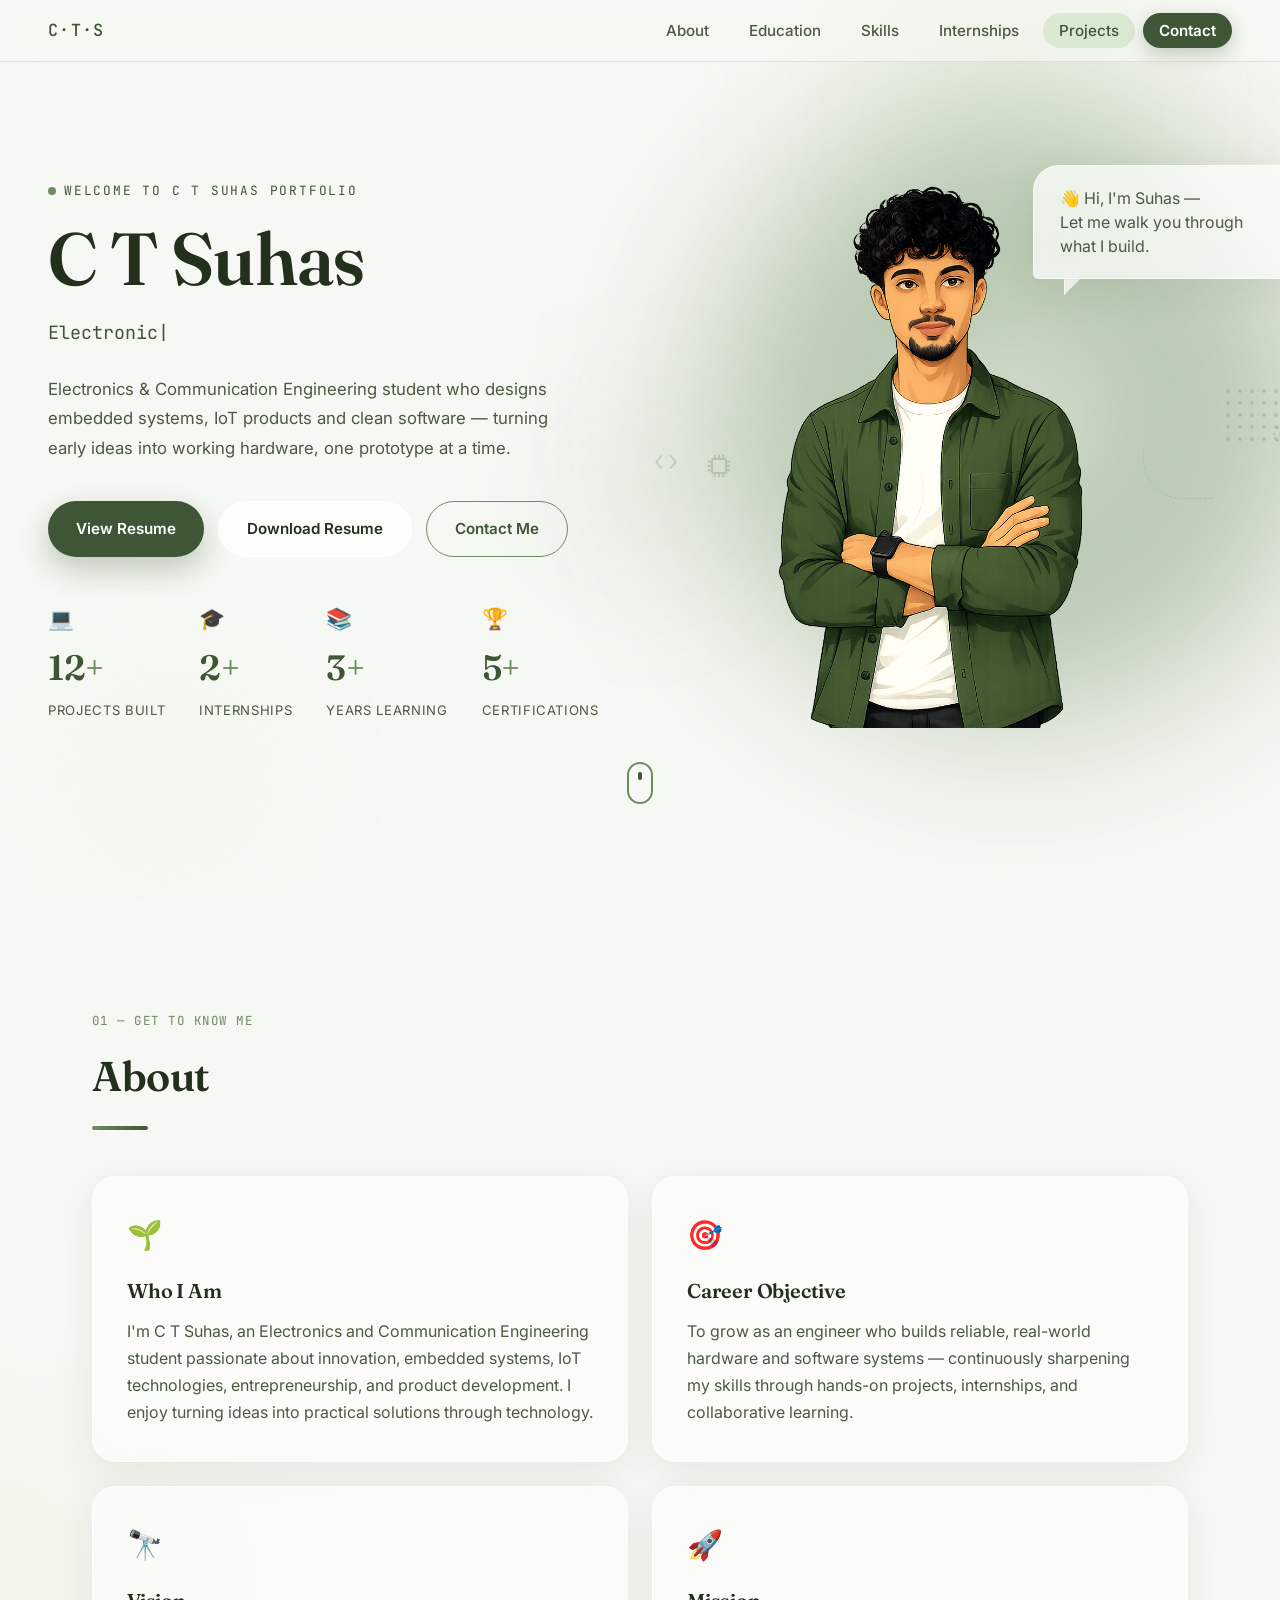
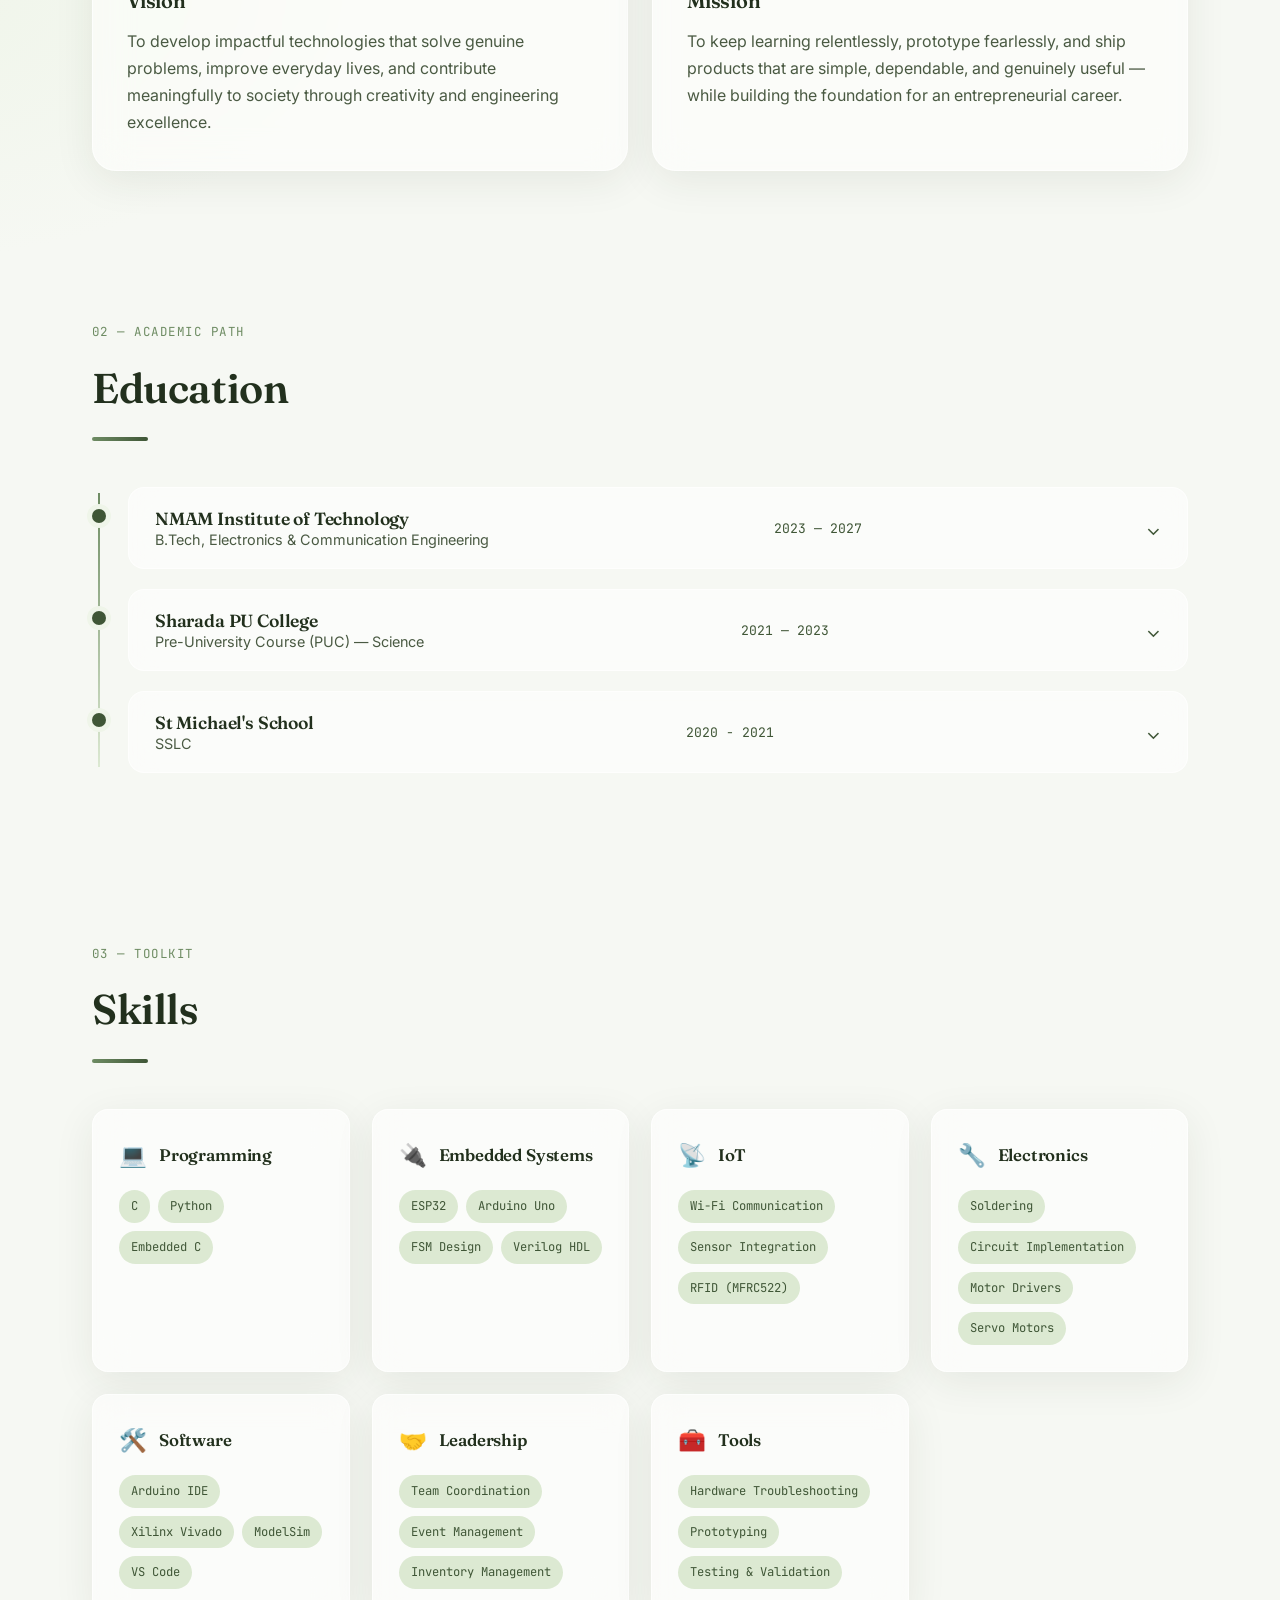
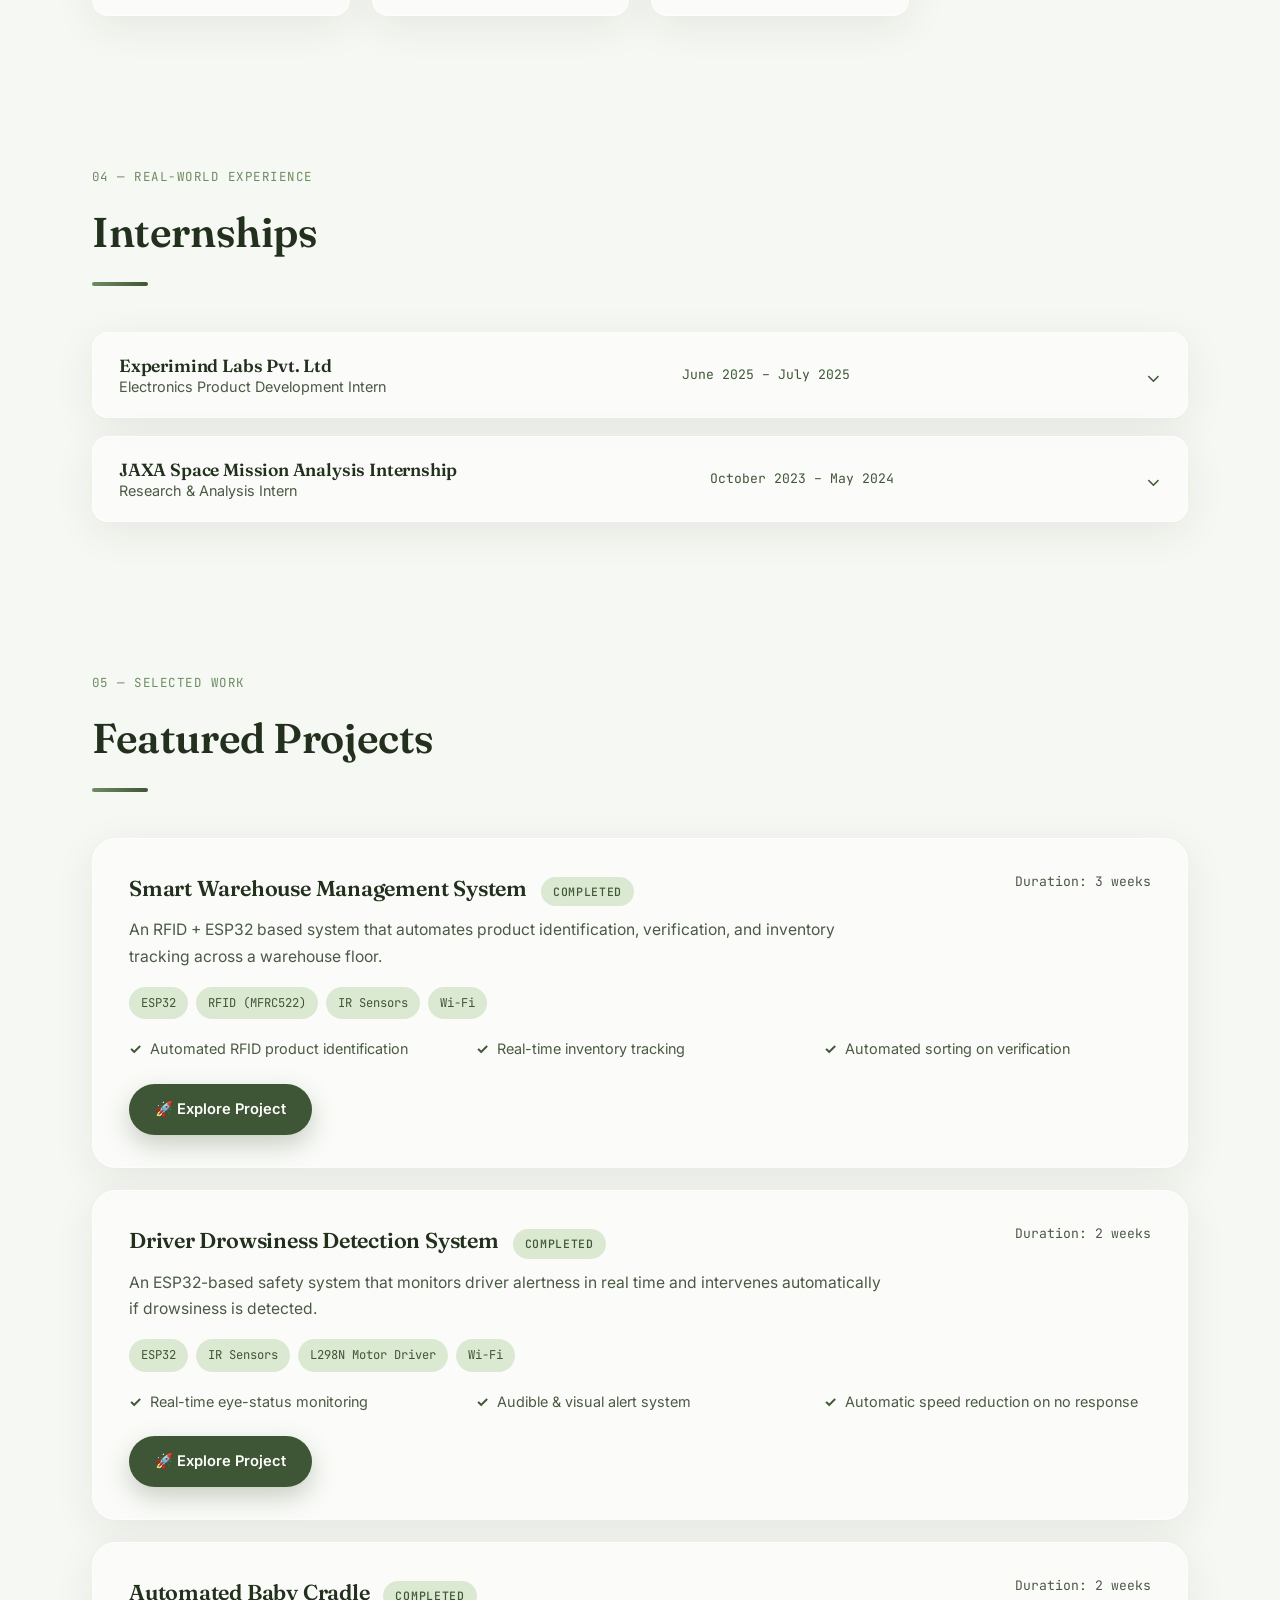
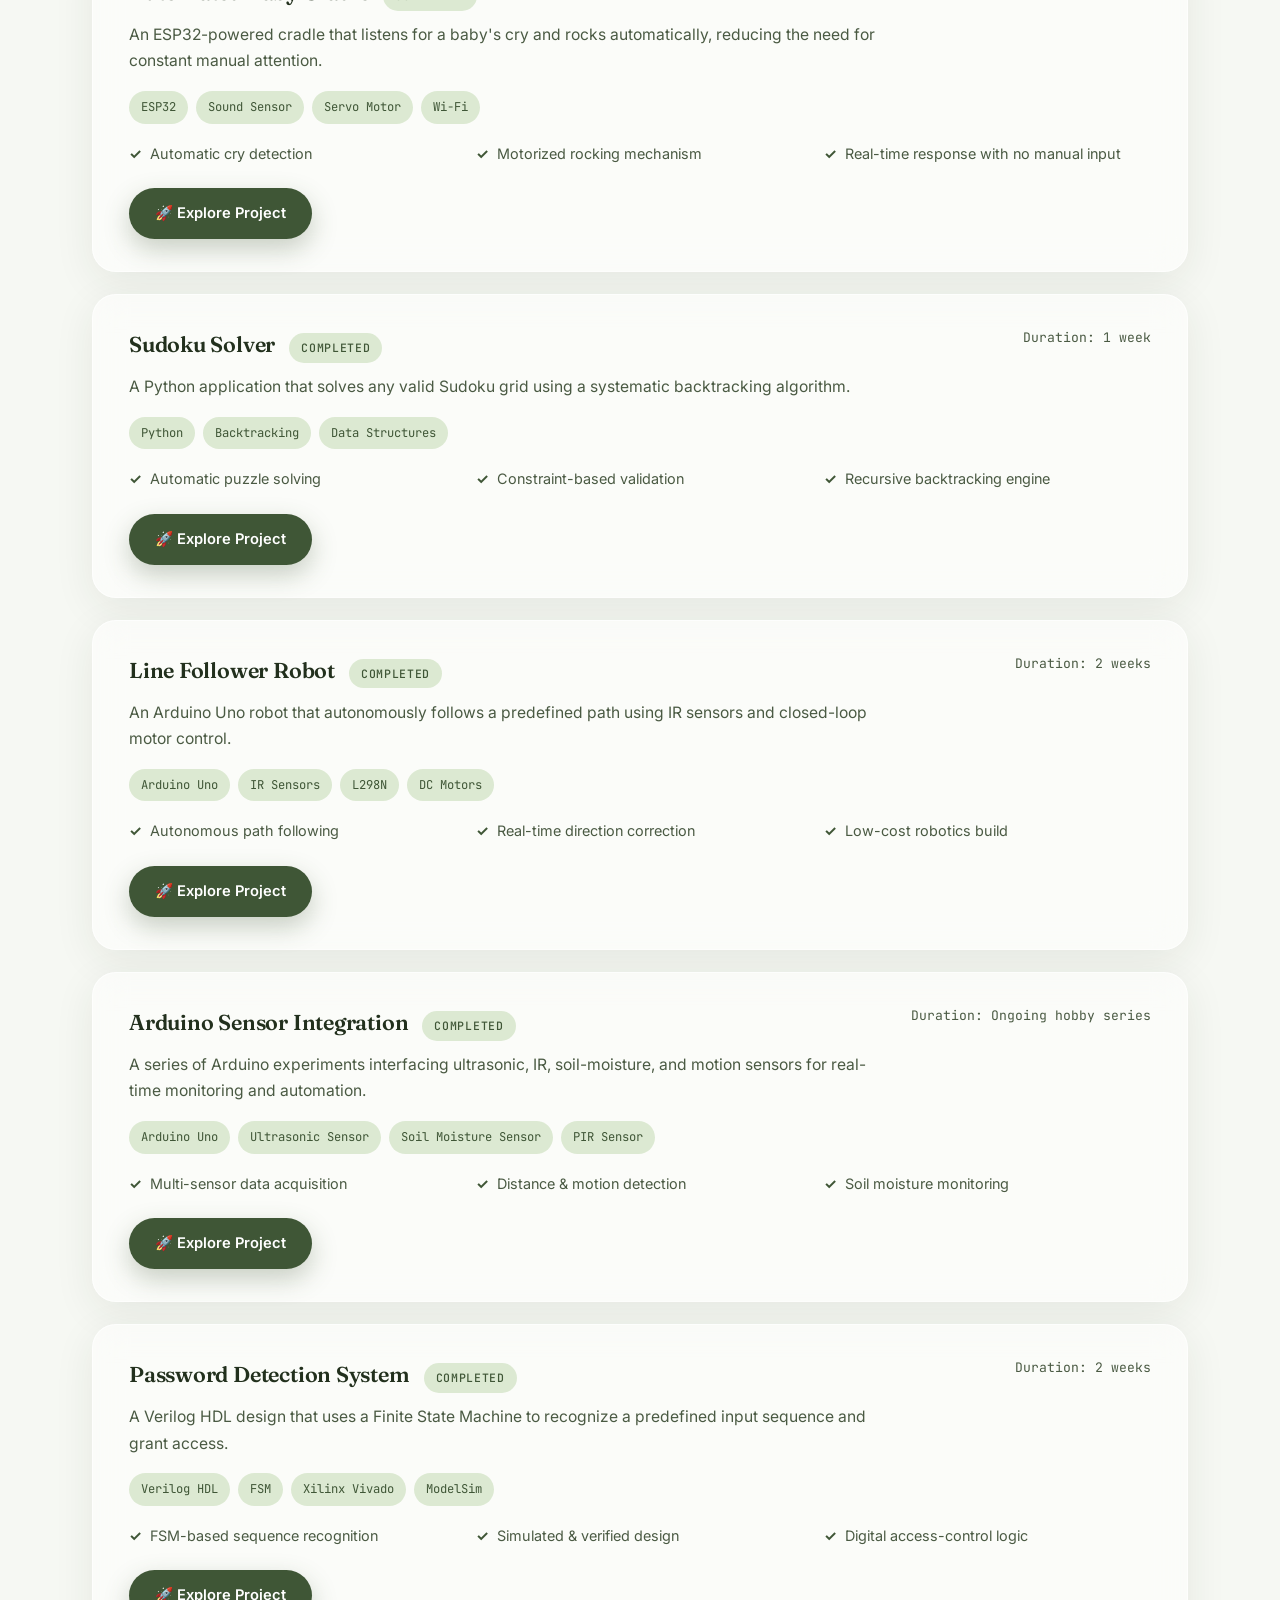
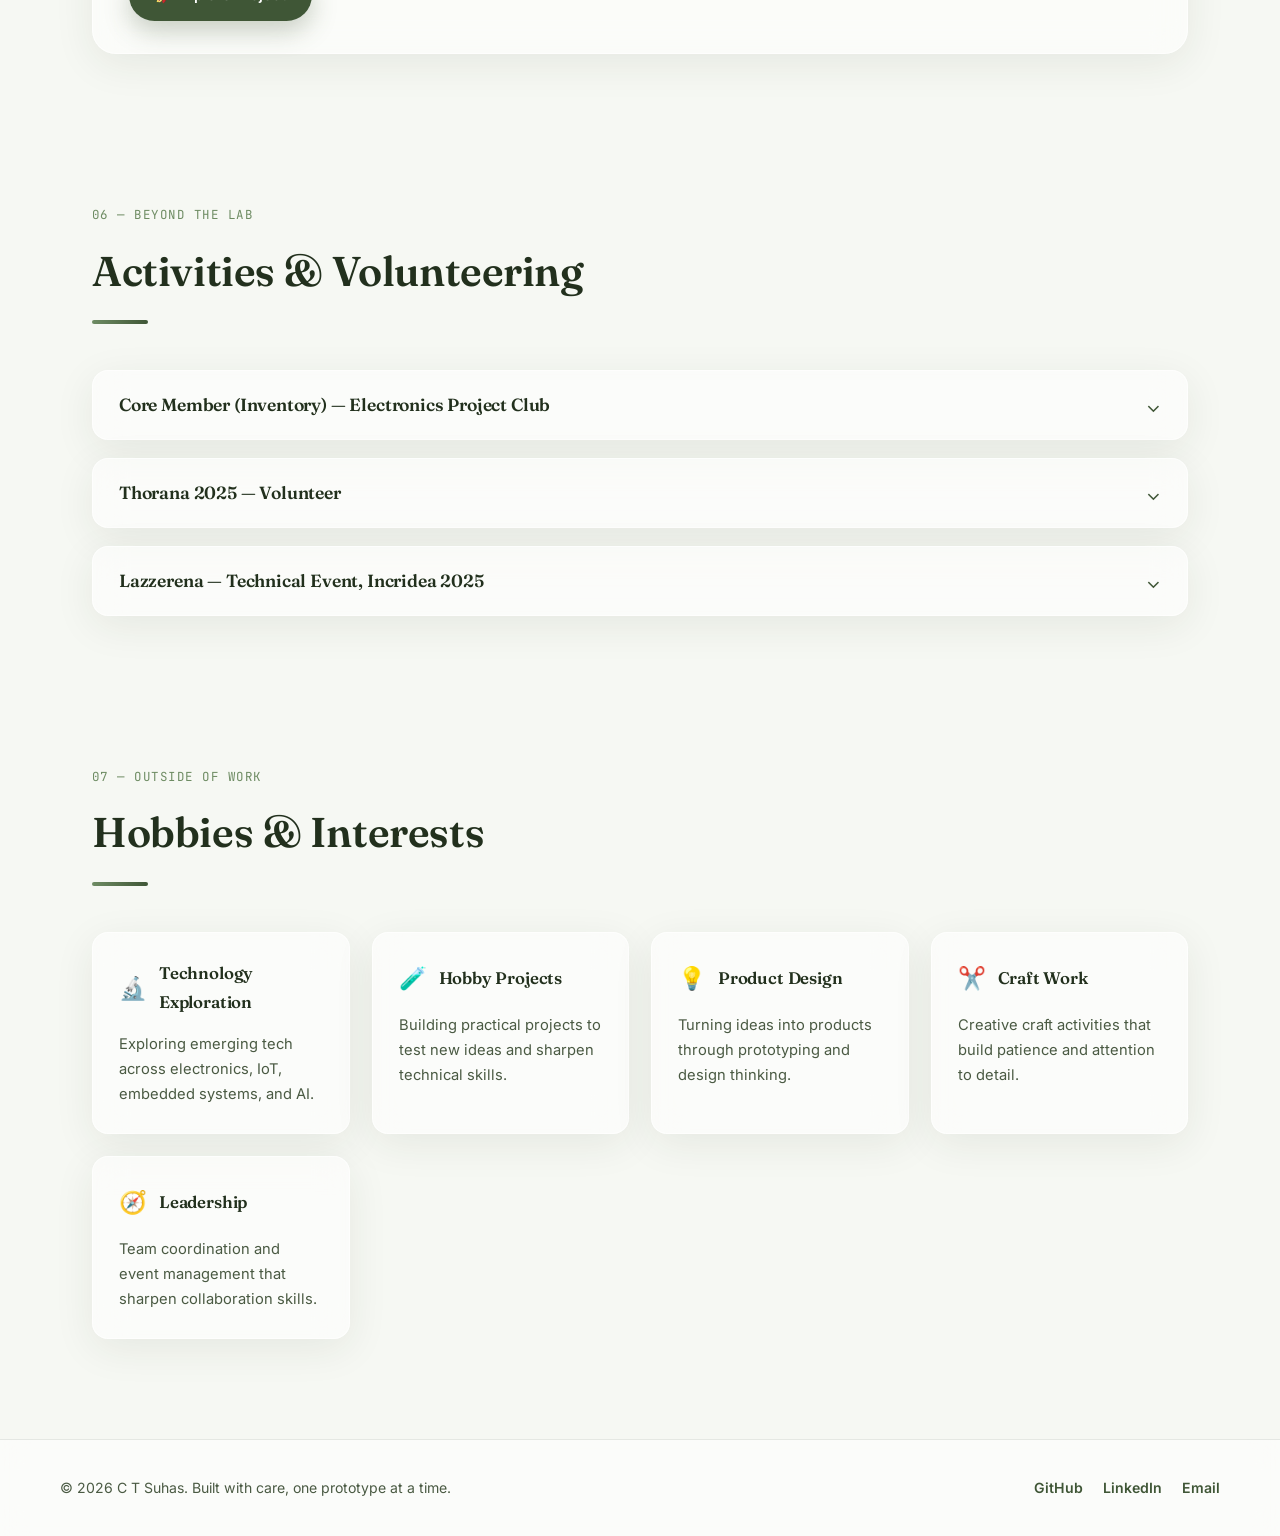
<file: index.html>
<!DOCTYPE html>
<html lang="en">
<head>
<meta charset="UTF-8">
<meta name="viewport" content="width=device-width, initial-scale=1.0">
<meta name="description" content="C T Suhas — Electronics &amp; Communication Engineering student, embedded systems and IoT builder, product-minded engineer.">
<title>C T Suhas — Portfolio</title>

<link rel="preconnect" href="https://fonts.googleapis.com">
<link rel="preconnect" href="https://fonts.gstatic.com" crossorigin>
<link href="https://fonts.googleapis.com/css2?family=Fraunces:opsz,wght@9..144,300;9..144,500;9..144,600;9..144,700&family=Inter:wght@300;400;500;600;700&family=JetBrains+Mono:wght@400;500&display=swap" rel="stylesheet">

<link rel="stylesheet" href="style.css">

<link rel="preload" as="image" href="assets/hero.png">
</head>
<body>

<!-- Scroll progress bar -->
<div class="scroll-progress" id="scrollProgress"></div>

<!-- FIXED NAVBAR -->
<nav class="navbar" id="navbar">
  <a href="#top" class="logo">C·T·S</a>

  <button class="nav-toggle" id="navToggle" aria-label="Toggle navigation" aria-expanded="false">
    <span></span><span></span><span></span>
  </button>

  <ul class="nav-links" id="navLinks">
    <li><a href="#about" data-nav>About</a></li>
    <li><a href="#education" data-nav>Education</a></li>
    <li><a href="#skills" data-nav>Skills</a></li>
    <li><a href="#internships" data-nav>Internships</a></li>
    <li><a href="#projects" data-nav>Projects</a></li>
    <li><a href="contact.html" class="nav-cta">Contact</a></li>
  </ul>
</nav>

<!-- HERO -->
<header class="hero" id="top">
  <div class="hero-orbs" aria-hidden="true">
    <span class="orb orb-1"></span>
    <span class="orb orb-2"></span>
    <span class="orb orb-3"></span>
  </div>

  <div class="hero-inner">
    <div class="hero-copy">
      <p class="eyebrow">Welcome to C T Suhas Portfolio</p>
      <h1 class="hero-name">C&nbsp;T&nbsp;Suhas</h1>
      <p class="hero-role">
        <span class="typing" id="typingText"></span><span class="cursor-blink">|</span>
      </p>
      <p class="hero-intro">
        Electronics &amp; Communication Engineering student who designs embedded systems,
        IoT products and clean software — turning early ideas into working hardware,
        one prototype at a time.
      </p>

      <div class="hero-actions">
        <a href="assets/C T_Suhas_Infosys_Resume.pdf" target="_blank" class="btn btn-primary">View Resume</a>
        <a href="assets/C T_Suhas_Infosys_Resume.pdf" download class="btn btn-ghost">Download Resume</a>
        <a href="contact.html" class="btn btn-outline">Contact Me</a>
      </div>

      <div class="hero-stats" id="counters">
        <div class="stat">
          <span class="stat-icon" aria-hidden="true">💻</span>
          <span class="stat-num" data-count="12">0</span>
          <span class="stat-label">Projects Built</span>
        </div>
        <div class="stat">
          <span class="stat-icon" aria-hidden="true">🎓</span>
          <span class="stat-num" data-count="2">0</span>
          <span class="stat-label">Internships</span>
        </div>
        <div class="stat">
          <span class="stat-icon" aria-hidden="true">📚</span>
          <span class="stat-num" data-count="3">0</span>
          <span class="stat-label">Years Learning</span>
        </div>
        <div class="stat">
          <span class="stat-icon" aria-hidden="true">🏆</span>
          <span class="stat-num" data-count="5">0</span>
          <span class="stat-label">Certifications</span>
        </div>
      </div>
    </div>

    <div class="hero-visual">
      <div class="hero-visual-deco" aria-hidden="true">
        <span class="deco-dots"></span>
        <svg class="deco-icon deco-chip" viewBox="0 0 24 24" fill="none" stroke="currentColor" stroke-width="1.4"><rect x="7" y="7" width="10" height="10" rx="1.5"/><path d="M9 7V4M12 7V4M15 7V4M9 20v-3M12 20v-3M15 20v-3M7 9H4M7 12H4M7 15H4M20 9h-3M20 12h-3M20 15h-3"/></svg>
        <svg class="deco-icon deco-code" viewBox="0 0 24 24" fill="none" stroke="currentColor" stroke-width="1.6"><path d="M8 6 3 12l5 6M16 6l5 6-5 6"/></svg>
        <svg class="deco-icon deco-gear" viewBox="0 0 24 24" fill="none" stroke="currentColor" stroke-width="1.3"><circle cx="12" cy="12" r="3.2"/><path d="M12 3v2.4M12 18.6V21M21 12h-2.4M5.4 12H3M18.1 5.9l-1.7 1.7M7.6 16.4l-1.7 1.7M18.1 18.1l-1.7-1.7M7.6 7.6 5.9 5.9"/></svg>
        <span class="deco-curve"></span>
      </div>

      <div class="hero-avatar" id="heroAvatar">
        <div class="hero-avatar-glow" aria-hidden="true"></div>
        <div class="hero-avatar-frame">
          <img src="assets/hero.png" class="hero-avatar-img" alt="C T Suhas illustrated avatar, arms crossed">
        </div>

        <div class="hero-avatar-bubble" id="heroAvatarBubble" role="status" aria-live="polite">
          <div class="hero-avatar-bubble-float">
            <button class="hero-avatar-bubble-close" id="heroAvatarBubbleClose" aria-label="Close message">&times;</button>
            <p>👋 Hi, I'm Suhas —<br>Let me walk you through what I build.</p>
          </div>
        </div>
      </div>

      <button class="hero-avatar-mobile-toggle" id="heroAvatarMobileToggle" aria-label="Show guide message">
        <img src="assets/hero.png" alt="C T Suhas avatar" class="hero-avatar-mobile-img">
      </button>

    </div>
  </div>

  <a href="#about" class="scroll-cue" aria-label="Scroll to About section">
    <span></span>
  </a>
</header>

<main class="container">

  <!-- ABOUT -->
  <section id="about" class="section">
    <p class="section-eyebrow">01 — Get to know me</p>
    <h2 class="section-title">About</h2>

    <div class="about-grid">
      <div class="about-card reveal">
        <div class="about-icon">🌱</div>
        <h3>Who I Am</h3>
        <p>
          I'm C T Suhas, an Electronics and Communication Engineering student passionate about
          innovation, embedded systems, IoT technologies, entrepreneurship, and product development.
          I enjoy turning ideas into practical solutions through technology.
        </p>
      </div>

      <div class="about-card reveal">
        <div class="about-icon">🎯</div>
        <h3>Career Objective</h3>
        <p>
          To grow as an engineer who builds reliable, real-world hardware and software systems —
          continuously sharpening my skills through hands-on projects, internships, and collaborative
          learning.
        </p>
      </div>

      <div class="about-card reveal">
        <div class="about-icon">🔭</div>
        <h3>Vision</h3>
        <p>
          To develop impactful technologies that solve genuine problems, improve everyday lives,
          and contribute meaningfully to society through creativity and engineering excellence.
        </p>
      </div>

      <div class="about-card reveal">
        <div class="about-icon">🚀</div>
        <h3>Mission</h3>
        <p>
          To keep learning relentlessly, prototype fearlessly, and ship products that are simple,
          dependable, and genuinely useful — while building the foundation for an entrepreneurial career.
        </p>
      </div>
    </div>
  </section>

  <!-- EDUCATION -->
  <section id="education" class="section">
    <p class="section-eyebrow">02 — Academic path</p>
    <h2 class="section-title">Education</h2>

    <div class="timeline">

      <div class="timeline-item reveal">
        <div class="timeline-dot"></div>
        <button class="timeline-header" data-accordion="edu1" aria-expanded="false">
          <div>
            <h3>NMAM Institute of Technology</h3>
            <p class="timeline-sub">B.Tech, Electronics &amp; Communication Engineering</p>
          </div>
          <span class="timeline-meta">2023 — 2027</span>
          <span class="chevron">⌄</span>
        </button>
        <div class="timeline-body" id="edu1">
          <div class="timeline-body-inner">
            <p><strong>Location:</strong> Nitte, Karkala</p>
            <p><strong>Degree:</strong> Bachelor of Technology in Electronics and Communication Engineering</p>
            <p><strong>Highlights:</strong> Core member of the Electronics Project Club, active in hands-on embedded systems and IoT project work alongside coursework.</p>
          </div>
        </div>
      </div>

      <div class="timeline-item reveal">
        <div class="timeline-dot"></div>
        <button class="timeline-header" data-accordion="edu2" aria-expanded="false">
          <div>
            <h3>Sharada PU College</h3>
            <p class="timeline-sub">Pre-University Course (PUC) — Science</p>
          </div>
          <span class="timeline-meta">2021 — 2023</span>
          <span class="chevron">⌄</span>
        </button>
        <div class="timeline-body" id="edu2">
          <div class="timeline-body-inner">
            <p><strong>Location:</strong> Kodial Bail, Mangalore</p>
            <p><strong>Focus:</strong> Physics, Chemistry, Mathematics — building the foundation for engineering studies.</p>
          </div>
        </div>
      </div>

      <div class="timeline-item reveal">
        <div class="timeline-dot"></div>
        <button class="timeline-header" data-accordion="edu3" aria-expanded="false">
          <div>
            <h3>St Michael's School</h3>
            <p class="timeline-sub">SSLC</p>
          </div>
          <span class="timeline-meta">2020 - 2021</span>
          <span class="chevron">⌄</span>
        </button>
        <div class="timeline-body" id="edu3">
          <div class="timeline-body-inner">
            <p><strong>Location:</strong> Madikeri</p>
            <p><strong>Achievements:</strong> Completed secondary schooling with a strong foundation in mathematics and science.</p>
          </div>
        </div>
      </div>

    </div>
  </section>

  <!-- SKILLS -->
  <section id="skills" class="section">
    <p class="section-eyebrow">03 — Toolkit</p>
    <h2 class="section-title">Skills</h2>

    <div class="skills-grid">

      <div class="skill-card reveal">
        <div class="skill-card-head">
          <span class="skill-icon">💻</span>
          <h3>Programming</h3>
        </div>
        <div class="skill-tags">
          <span>C</span><span>Python</span><span>Embedded C</span>
        </div>
      </div>

      <div class="skill-card reveal">
        <div class="skill-card-head">
          <span class="skill-icon">🔌</span>
          <h3>Embedded Systems</h3>
        </div>
        <div class="skill-tags">
          <span>ESP32</span><span>Arduino Uno</span><span>FSM Design</span><span>Verilog HDL</span>
        </div>
      </div>

      <div class="skill-card reveal">
        <div class="skill-card-head">
          <span class="skill-icon">📡</span>
          <h3>IoT</h3>
        </div>
        <div class="skill-tags">
          <span>Wi-Fi Communication</span><span>Sensor Integration</span><span>RFID (MFRC522)</span>
        </div>
      </div>

      <div class="skill-card reveal">
        <div class="skill-card-head">
          <span class="skill-icon">🔧</span>
          <h3>Electronics</h3>
        </div>
        <div class="skill-tags">
          <span>Soldering</span><span>Circuit Implementation</span><span>Motor Drivers</span><span>Servo Motors</span>
        </div>
      </div>

      <div class="skill-card reveal">
        <div class="skill-card-head">
          <span class="skill-icon">🛠️</span>
          <h3>Software</h3>
        </div>
        <div class="skill-tags">
          <span>Arduino IDE</span><span>Xilinx Vivado</span><span>ModelSim</span><span>VS Code</span>
        </div>
      </div>

      <div class="skill-card reveal">
        <div class="skill-card-head">
          <span class="skill-icon">🤝</span>
          <h3>Leadership</h3>
        </div>
        <div class="skill-tags">
          <span>Team Coordination</span><span>Event Management</span><span>Inventory Management</span>
        </div>
      </div>

      <div class="skill-card reveal">
        <div class="skill-card-head">
          <span class="skill-icon">🧰</span>
          <h3>Tools</h3>
        </div>
        <div class="skill-tags">
          <span>Hardware Troubleshooting</span><span>Prototyping</span><span>Testing &amp; Validation</span>
        </div>
      </div>

    </div>
  </section>

  <!-- INTERNSHIPS -->
  <section id="internships" class="section">
    <p class="section-eyebrow">04 — Real-world experience</p>
    <h2 class="section-title">Internships</h2>

    <div class="cards-stack">

      <article class="expand-card reveal">
        <button class="expand-header" data-accordion="intern1" aria-expanded="false">
          <div>
            <h3>Experimind Labs Pvt. Ltd</h3>
            <p class="expand-sub">Electronics Product Development Intern</p>
          </div>
          <span class="expand-meta">June 2025 – July 2025</span>
          <span class="chevron">⌄</span>
        </button>
        <div class="expand-body" id="intern1">
          <div class="expand-body-inner">
            <h4>Responsibilities</h4>
            <ul>
              <li>Circuit implementation and hardware integration for electronic products</li>
              <li>Prototype development, troubleshooting, and system testing</li>
              <li>Validation of electronic systems in collaboration with the engineering team</li>
            </ul>
            <h4>Technologies Used</h4>
            <div class="skill-tags"><span>Circuit Design</span><span>Hardware Integration</span><span>Testing &amp; Validation</span></div>
            <h4>Key Achievements</h4>
            <p>Contributed directly to real product development processes, gaining practical exposure to end-to-end hardware engineering workflows.</p>
          </div>
        </div>
      </article>

      <article class="expand-card reveal">
        <button class="expand-header" data-accordion="intern2" aria-expanded="false">
          <div>
            <h3>JAXA Space Mission Analysis Internship</h3>
            <p class="expand-sub">Research &amp; Analysis Intern</p>
          </div>
          <span class="expand-meta">October 2023 – May 2024</span>
          <span class="chevron">⌄</span>
        </button>
        <div class="expand-body" id="intern2">
          <div class="expand-body-inner">
            <h4>Responsibilities</h4>
            <ul>
              <li>In-depth study of JAXA space missions and their outcomes</li>
              <li>Analysis of mission success rates, failures, and technological advancements</li>
              <li>Research into satellite technology, robotics, and risk management</li>
            </ul>
            <h4>Technologies Used</h4>
            <div class="skill-tags"><span>Satellite Systems</span><span>Robotics</span><span>Risk Analysis</span></div>
            <h4>Key Achievements</h4>
            <p>Built a deeper understanding of modern aerospace systems and the engineering discipline behind space exploration.</p>
          </div>
        </div>
      </article>

    </div>
  </section>

  <!-- PROJECTS -->
  <section id="projects" class="section">
    <p class="section-eyebrow">05 — Selected work</p>
    <h2 class="section-title">Featured Projects</h2>

    <div class="projects-list">

      <article class="project-row reveal">
        <div class="project-row-head">
          <h3>Smart Warehouse Management System</h3>
          <span class="project-status status-completed">Completed</span>
        </div>
        <span class="project-meta">Duration: 3 weeks</span>
        <p class="project-desc">An RFID + ESP32 based system that automates product identification, verification, and inventory tracking across a warehouse floor.</p>
        <div class="project-tags skill-tags">
          <span>ESP32</span><span>RFID (MFRC522)</span><span>IR Sensors</span><span>Wi-Fi</span>
        </div>
        <ul class="project-features">
          <li>Automated RFID product identification</li>
          <li>Real-time inventory tracking</li>
          <li>Automated sorting on verification</li>
        </ul>
        <a href="Inventory management.html" class="project-explore">🚀 Explore Project</a>
      </article>

      <article class="project-row reveal">
        <div class="project-row-head">
          <h3>Driver Drowsiness Detection System</h3>
          <span class="project-status status-completed">Completed</span>
        </div>
        <span class="project-meta">Duration: 2 weeks</span>
        <p class="project-desc">An ESP32-based safety system that monitors driver alertness in real time and intervenes automatically if drowsiness is detected.</p>
        <div class="project-tags skill-tags">
          <span>ESP32</span><span>IR Sensors</span><span>L298N Motor Driver</span><span>Wi-Fi</span>
        </div>
        <ul class="project-features">
          <li>Real-time eye-status monitoring</li>
          <li>Audible &amp; visual alert system</li>
          <li>Automatic speed reduction on no response</li>
        </ul>
        <a href="Driver drowsiness.html" class="project-explore">🚀 Explore Project</a>
      </article>

      <article class="project-row reveal">
        <div class="project-row-head">
          <h3>Automated Baby Cradle</h3>
          <span class="project-status status-completed">Completed</span>
        </div>
        <span class="project-meta">Duration: 2 weeks</span>
        <p class="project-desc">An ESP32-powered cradle that listens for a baby's cry and rocks automatically, reducing the need for constant manual attention.</p>
        <div class="project-tags skill-tags">
          <span>ESP32</span><span>Sound Sensor</span><span>Servo Motor</span><span>Wi-Fi</span>
        </div>
        <ul class="project-features">
          <li>Automatic cry detection</li>
          <li>Motorized rocking mechanism</li>
          <li>Real-time response with no manual input</li>
        </ul>
        <a href="Baby cradle.html" class="project-explore">🚀 Explore Project</a>
      </article>

      <article class="project-row reveal">
        <div class="project-row-head">
          <h3>Sudoku Solver</h3>
          <span class="project-status status-completed">Completed</span>
        </div>
        <span class="project-meta">Duration: 1 week</span>
        <p class="project-desc">A Python application that solves any valid Sudoku grid using a systematic backtracking algorithm.</p>
        <div class="project-tags skill-tags">
          <span>Python</span><span>Backtracking</span><span>Data Structures</span>
        </div>
        <ul class="project-features">
          <li>Automatic puzzle solving</li>
          <li>Constraint-based validation</li>
          <li>Recursive backtracking engine</li>
        </ul>
        <a href="Sudoku solver.html" class="project-explore">🚀 Explore Project</a>
      </article>

      <article class="project-row reveal">
        <div class="project-row-head">
          <h3>Line Follower Robot</h3>
          <span class="project-status status-completed">Completed</span>
        </div>
        <span class="project-meta">Duration: 2 weeks</span>
        <p class="project-desc">An Arduino Uno robot that autonomously follows a predefined path using IR sensors and closed-loop motor control.</p>
        <div class="project-tags skill-tags">
          <span>Arduino Uno</span><span>IR Sensors</span><span>L298N</span><span>DC Motors</span>
        </div>
        <ul class="project-features">
          <li>Autonomous path following</li>
          <li>Real-time direction correction</li>
          <li>Low-cost robotics build</li>
        </ul>
        <a href="Line follower.html" class="project-explore">🚀 Explore Project</a>
      </article>

      <article class="project-row reveal">
        <div class="project-row-head">
          <h3>Arduino Sensor Integration</h3>
          <span class="project-status status-completed">Completed</span>
        </div>
        <span class="project-meta">Duration: Ongoing hobby series</span>
        <p class="project-desc">A series of Arduino experiments interfacing ultrasonic, IR, soil-moisture, and motion sensors for real-time monitoring and automation.</p>
        <div class="project-tags skill-tags">
          <span>Arduino Uno</span><span>Ultrasonic Sensor</span><span>Soil Moisture Sensor</span><span>PIR Sensor</span>
        </div>
        <ul class="project-features">
          <li>Multi-sensor data acquisition</li>
          <li>Distance &amp; motion detection</li>
          <li>Soil moisture monitoring</li>
        </ul>
        <a href="Sensor integration.html" class="project-explore">🚀 Explore Project</a>
      </article>

      <article class="project-row reveal">
        <div class="project-row-head">
          <h3>Password Detection System</h3>
          <span class="project-status status-completed">Completed</span>
        </div>
        <span class="project-meta">Duration: 2 weeks</span>
        <p class="project-desc">A Verilog HDL design that uses a Finite State Machine to recognize a predefined input sequence and grant access.</p>
        <div class="project-tags skill-tags">
          <span>Verilog HDL</span><span>FSM</span><span>Xilinx Vivado</span><span>ModelSim</span>
        </div>
        <ul class="project-features">
          <li>FSM-based sequence recognition</li>
          <li>Simulated &amp; verified design</li>
          <li>Digital access-control logic</li>
        </ul>
        <a href="Password detector.html" class="project-explore">🚀 Explore Project</a>
      </article>

    </div>
  </section>

  <!-- ACTIVITIES -->
  <section id="activities" class="section">
    <p class="section-eyebrow">06 — Beyond the lab</p>
    <h2 class="section-title">Activities &amp; Volunteering</h2>

    <div class="cards-stack">
      <article class="expand-card reveal">
        <button class="expand-header" data-accordion="activity1" aria-expanded="false">
          <div><h3>Core Member (Inventory) — Electronics Project Club</h3></div>
          <span class="chevron">⌄</span>
        </button>
        <div class="expand-body" id="activity1">
          <div class="expand-body-inner">
            <p>Managed inventory of electronic components, tools, and project resources, ensuring equipment availability for technical projects and workshops.</p>
          </div>
        </div>
      </article>

      <article class="expand-card reveal">
        <button class="expand-header" data-accordion="activity2" aria-expanded="false">
          <div><h3>Thorana 2025 — Volunteer</h3></div>
          <span class="chevron">⌄</span>
        </button>
        <div class="expand-body" id="activity2">
          <div class="expand-body-inner">
            <p>Contributed to organizing NMAM Institute of Technology's major cultural and technical fest — coordination, logistics, and on-site operations.</p>
          </div>
        </div>
      </article>

      <article class="expand-card reveal">
        <button class="expand-header" data-accordion="activity3" aria-expanded="false">
          <div><h3>Lazzerena — Technical Event, Incridea 2025</h3></div>
          <span class="chevron">⌄</span>
        </button>
        <div class="expand-body" id="activity3">
          <div class="expand-body-inner">
            <p>Assisted with event setup, participant coordination, and technical support for a flagship technical competition.</p>
          </div>
        </div>
      </article>
    </div>
  </section>

  <!-- HOBBIES -->
  <section id="hobbies" class="section">
    <p class="section-eyebrow">07 — Outside of work</p>
    <h2 class="section-title">Hobbies &amp; Interests</h2>

    <div class="skills-grid">
      <div class="skill-card reveal"><div class="skill-card-head"><span class="skill-icon">🔬</span><h3>Technology Exploration</h3></div><p class="skill-text">Exploring emerging tech across electronics, IoT, embedded systems, and AI.</p></div>
      <div class="skill-card reveal"><div class="skill-card-head"><span class="skill-icon">🧪</span><h3>Hobby Projects</h3></div><p class="skill-text">Building practical projects to test new ideas and sharpen technical skills.</p></div>
      <div class="skill-card reveal"><div class="skill-card-head"><span class="skill-icon">💡</span><h3>Product Design</h3></div><p class="skill-text">Turning ideas into products through prototyping and design thinking.</p></div>
      <div class="skill-card reveal"><div class="skill-card-head"><span class="skill-icon">✂️</span><h3>Craft Work</h3></div><p class="skill-text">Creative craft activities that build patience and attention to detail.</p></div>
      <div class="skill-card reveal"><div class="skill-card-head"><span class="skill-icon">🧭</span><h3>Leadership</h3></div><p class="skill-text">Team coordination and event management that sharpen collaboration skills.</p></div>
    </div>
  </section>

</main>

<!-- FOOTER -->
<footer class="site-footer">
  <div class="footer-inner">
    <p>&copy; <span id="year"></span> C T Suhas. Built with care, one prototype at a time.</p>
    <div class="footer-socials">
      <a href="https://github.com/" target="_blank" aria-label="GitHub">GitHub</a>
      <a href="https://linkedin.com/" target="_blank" aria-label="LinkedIn">LinkedIn</a>
      <a href="mailto:ctsuhas00@gmail.com" aria-label="Email">Email</a>
    </div>
  </div>
</footer>

<button class="back-to-top" id="backToTop" aria-label="Back to top">↑</button>

<script src="script.js"></script>
</body>
</html>

<link rel="stylesheet" href="mobile.css">
</file>
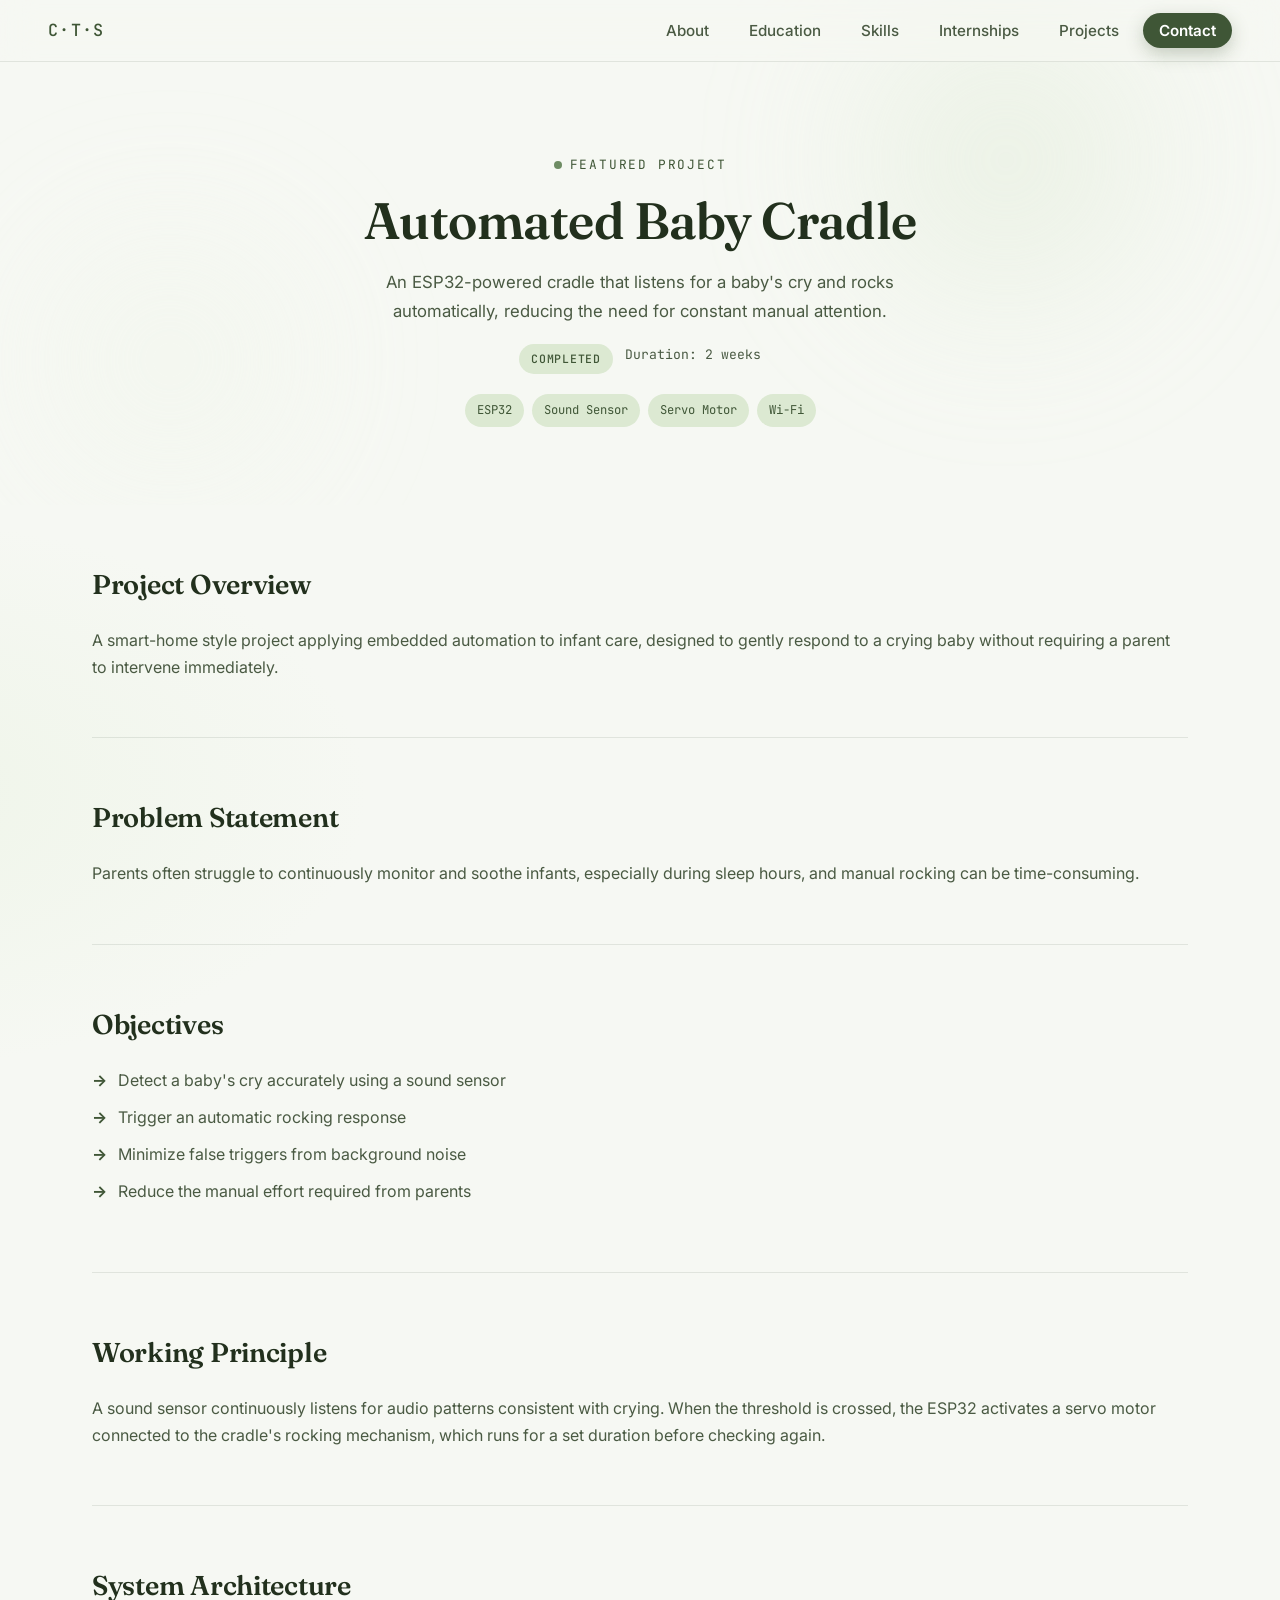
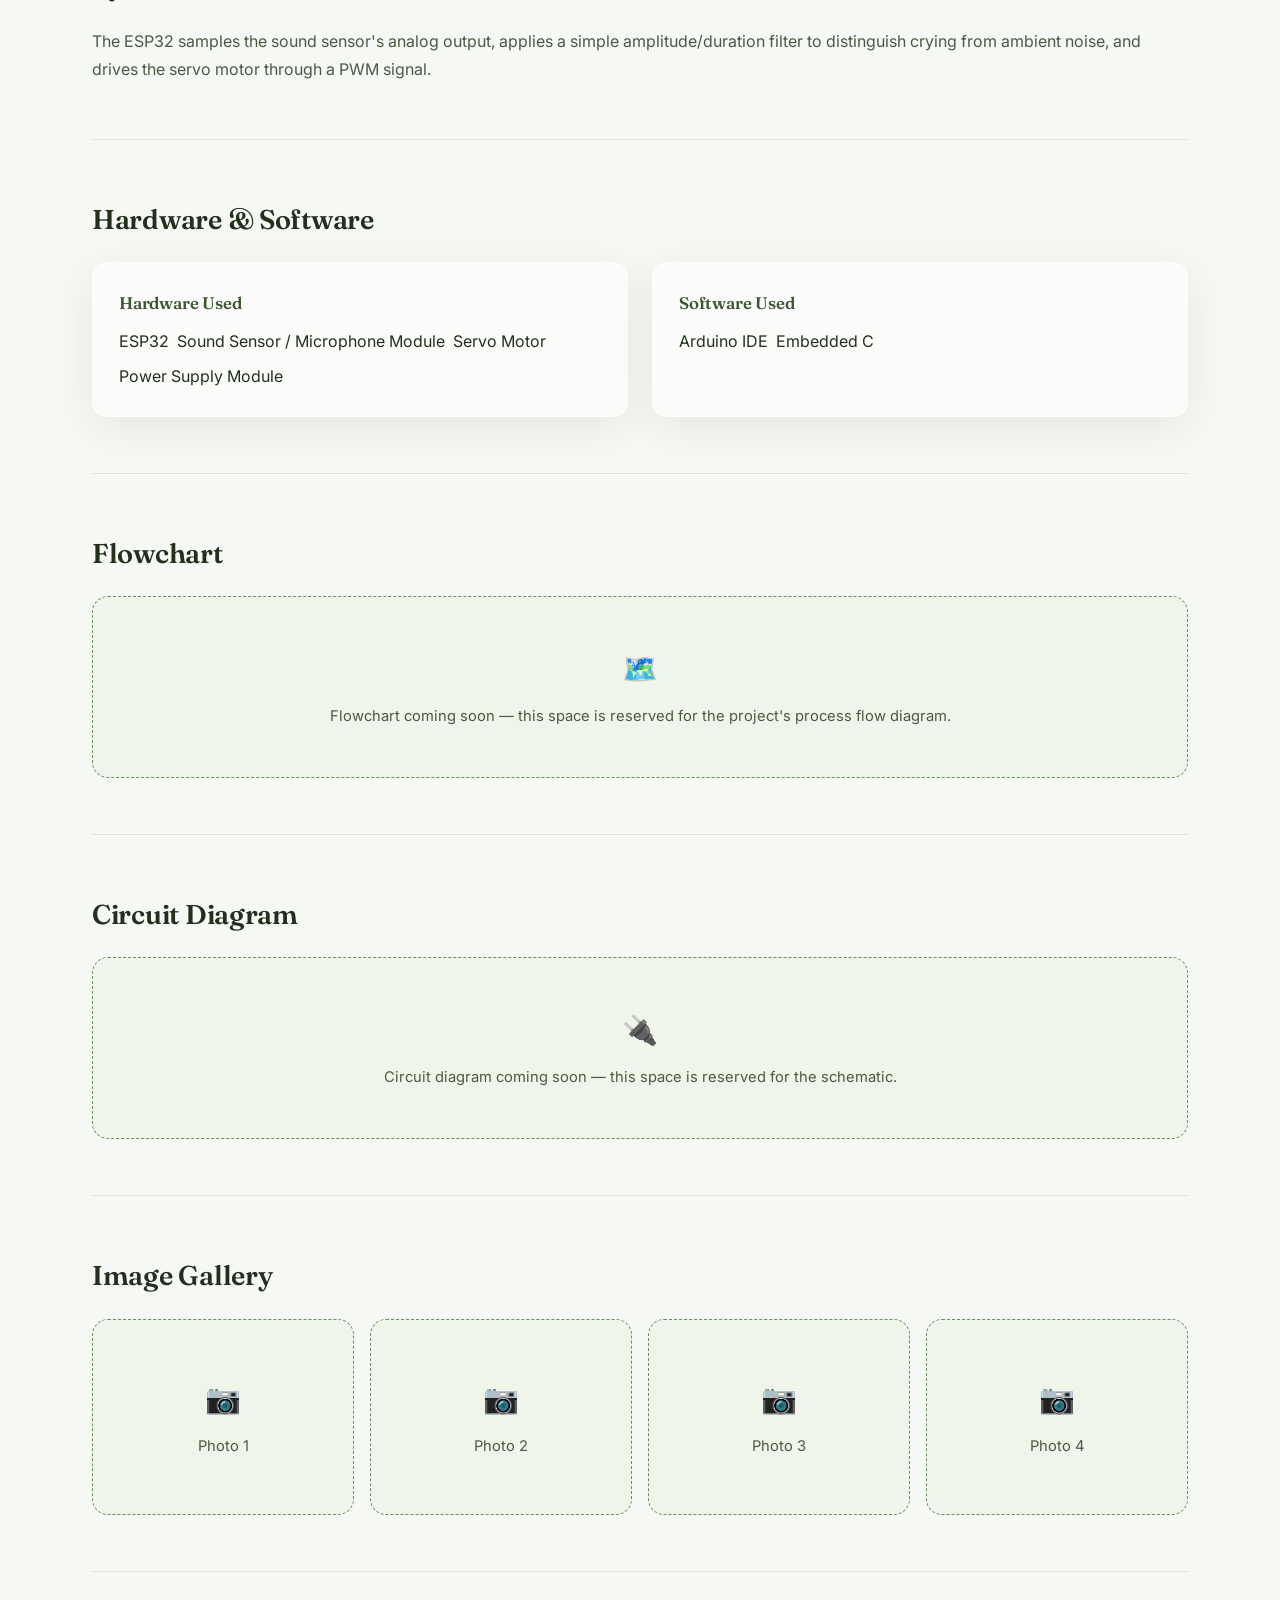
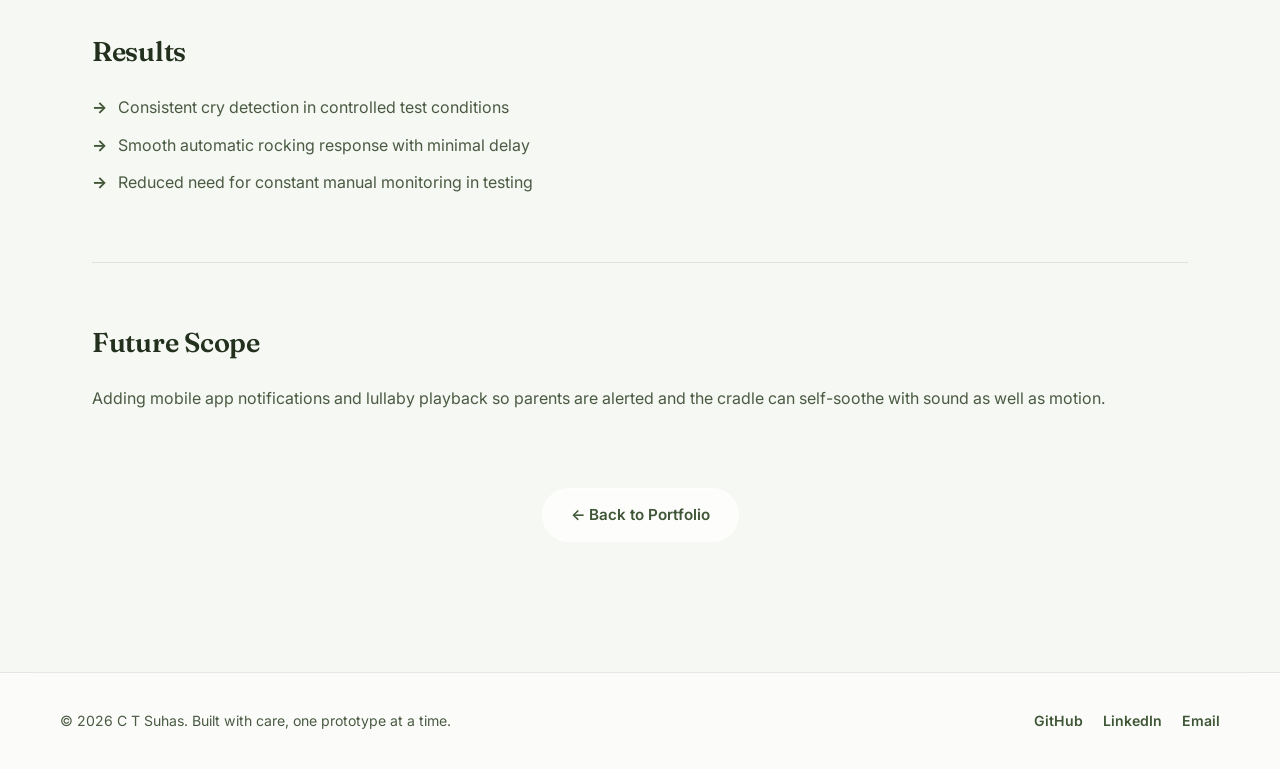
<file: Baby cradle.html>
<!DOCTYPE html>
<html lang="en">
<head>
<meta charset="UTF-8">
<meta name="viewport" content="width=device-width, initial-scale=1.0">
<meta name="description" content="ESP32-powered cradle that detects a baby's cry and rocks automatically.">
<title>Automated Baby Cradle — C T Suhas</title>

<link rel="preconnect" href="https://fonts.googleapis.com">
<link rel="preconnect" href="https://fonts.gstatic.com" crossorigin>
<link href="https://fonts.googleapis.com/css2?family=Fraunces:opsz,wght@9..144,300;9..144,500;9..144,600;9..144,700&family=Inter:wght@300;400;500;600;700&family=JetBrains+Mono:wght@400;500&display=swap" rel="stylesheet">

<link rel="stylesheet" href="style.css">
</head>
<body>

<div class="scroll-progress" id="scrollProgress"></div>

<!-- FIXED NAVBAR -->
<nav class="navbar" id="navbar">
  <a href="index.html" class="logo">C·T·S</a>

  <button class="nav-toggle" id="navToggle" aria-label="Toggle navigation" aria-expanded="false">
    <span></span><span></span><span></span>
  </button>

  <ul class="nav-links" id="navLinks">
    <li><a href="index.html#about">About</a></li>
    <li><a href="index.html#education">Education</a></li>
    <li><a href="index.html#skills">Skills</a></li>
    <li><a href="index.html#internships">Internships</a></li>
    <li><a href="index.html#projects">Projects</a></li>
    <li><a href="contact.html" class="nav-cta">Contact</a></li>
  </ul>
</nav>

<!-- PROJECT HERO -->
<header class="project-hero">
  <div class="hero-orbs" aria-hidden="true">
    <span class="orb orb-1"></span>
    <span class="orb orb-2"></span>
  </div>
  <div class="project-hero-inner">
    <p class="eyebrow" style="justify-content:center;">Featured Project</p>
    <h1 class="hero-name" style="font-size:clamp(2rem, 4.5vw, 3.2rem);">Automated Baby Cradle</h1>
    <p class="hero-intro" style="margin:14px auto 0;">An ESP32-powered cradle that listens for a baby's cry and rocks automatically, reducing the need for constant manual attention.</p>

    <div class="project-meta-row">
      <span class="project-status status-completed">Completed</span>
      <span class="project-meta">Duration: 2 weeks</span>
    </div>

    <div class="project-tags skill-tags">
      <span>ESP32</span>
      <span>Sound Sensor</span>
      <span>Servo Motor</span>
      <span>Wi-Fi</span>
    </div>
  </div>
</header>

<main class="container">

  <section class="detail-section reveal">
    <h2>Project Overview</h2>
    <p>A smart-home style project applying embedded automation to infant care, designed to gently respond to a crying baby without requiring a parent to intervene immediately.</p>
  </section>

  <section class="detail-section reveal">
    <h2>Problem Statement</h2>
    <p>Parents often struggle to continuously monitor and soothe infants, especially during sleep hours, and manual rocking can be time-consuming.</p>
  </section>

  <section class="detail-section reveal">
    <h2>Objectives</h2>
    <ul class="results-list">
      <li>Detect a baby's cry accurately using a sound sensor</li>
      <li>Trigger an automatic rocking response</li>
      <li>Minimize false triggers from background noise</li>
      <li>Reduce the manual effort required from parents</li>
    </ul>
  </section>

  <section class="detail-section reveal">
    <h2>Working Principle</h2>
    <p>A sound sensor continuously listens for audio patterns consistent with crying. When the threshold is crossed, the ESP32 activates a servo motor connected to the cradle's rocking mechanism, which runs for a set duration before checking again.</p>
  </section>

  <section class="detail-section reveal">
    <h2>System Architecture</h2>
    <p>The ESP32 samples the sound sensor's analog output, applies a simple amplitude/duration filter to distinguish crying from ambient noise, and drives the servo motor through a PWM signal.</p>
  </section>

  <section class="detail-section reveal">
    <h2>Hardware &amp; Software</h2>
    <div class="detail-grid">
      <div class="detail-card">
        <h3>Hardware Used</h3>
        <div class="tech-pill-group">
          <span>ESP32</span>
      <span>Sound Sensor / Microphone Module</span>
      <span>Servo Motor</span>
      <span>Power Supply Module</span>
        </div>
      </div>
      <div class="detail-card">
        <h3>Software Used</h3>
        <div class="tech-pill-group">
          <span>Arduino IDE</span>
      <span>Embedded C</span>
        </div>
      </div>
    </div>
  </section>

  <section class="detail-section reveal">
    <h2>Flowchart</h2>
    <div class="placeholder-box">
      <span class="placeholder-icon">🗺️</span>
      Flowchart coming soon — this space is reserved for the project's process flow diagram.
    </div>
  </section>

  <section class="detail-section reveal">
    <h2>Circuit Diagram</h2>
    <div class="placeholder-box">
      <span class="placeholder-icon">🔌</span>
      Circuit diagram coming soon — this space is reserved for the schematic.
    </div>
  </section>

  <section class="detail-section reveal">
    <h2>Image Gallery</h2>
    <div class="placeholder-gallery-grid">
      <div class="placeholder-box"><span class="placeholder-icon">📷</span>Photo 1</div>
      <div class="placeholder-box"><span class="placeholder-icon">📷</span>Photo 2</div>
      <div class="placeholder-box"><span class="placeholder-icon">📷</span>Photo 3</div>
      <div class="placeholder-box"><span class="placeholder-icon">📷</span>Photo 4</div>
    </div>
  </section>

  <section class="detail-section reveal">
    <h2>Results</h2>
    <ul class="results-list">
      <li>Consistent cry detection in controlled test conditions</li>
      <li>Smooth automatic rocking response with minimal delay</li>
      <li>Reduced need for constant manual monitoring in testing</li>
    </ul>
  </section>

  <section class="detail-section reveal">
    <h2>Future Scope</h2>
    <p>Adding mobile app notifications and lullaby playback so parents are alerted and the cradle can self-soothe with sound as well as motion.</p>
  </section>

  <div class="back-portfolio-wrap">
    <a href="index.html#projects" class="back-portfolio-btn">← Back to Portfolio</a>
  </div>

</main>

<footer class="site-footer">
  <div class="footer-inner">
    <p>&copy; <span id="year"></span> C T Suhas. Built with care, one prototype at a time.</p>
    <div class="footer-socials">
      <a href="https://github.com/" target="_blank" aria-label="GitHub">GitHub</a>
      <a href="https://linkedin.com/" target="_blank" aria-label="LinkedIn">LinkedIn</a>
      <a href="mailto:ctsuhas00@gmail.com" aria-label="Email">Email</a>
    </div>
  </div>
</footer>

<button class="back-to-top" id="backToTop" aria-label="Back to top">↑</button>

<script src="script.js"></script>
</body>
</html>
</file>
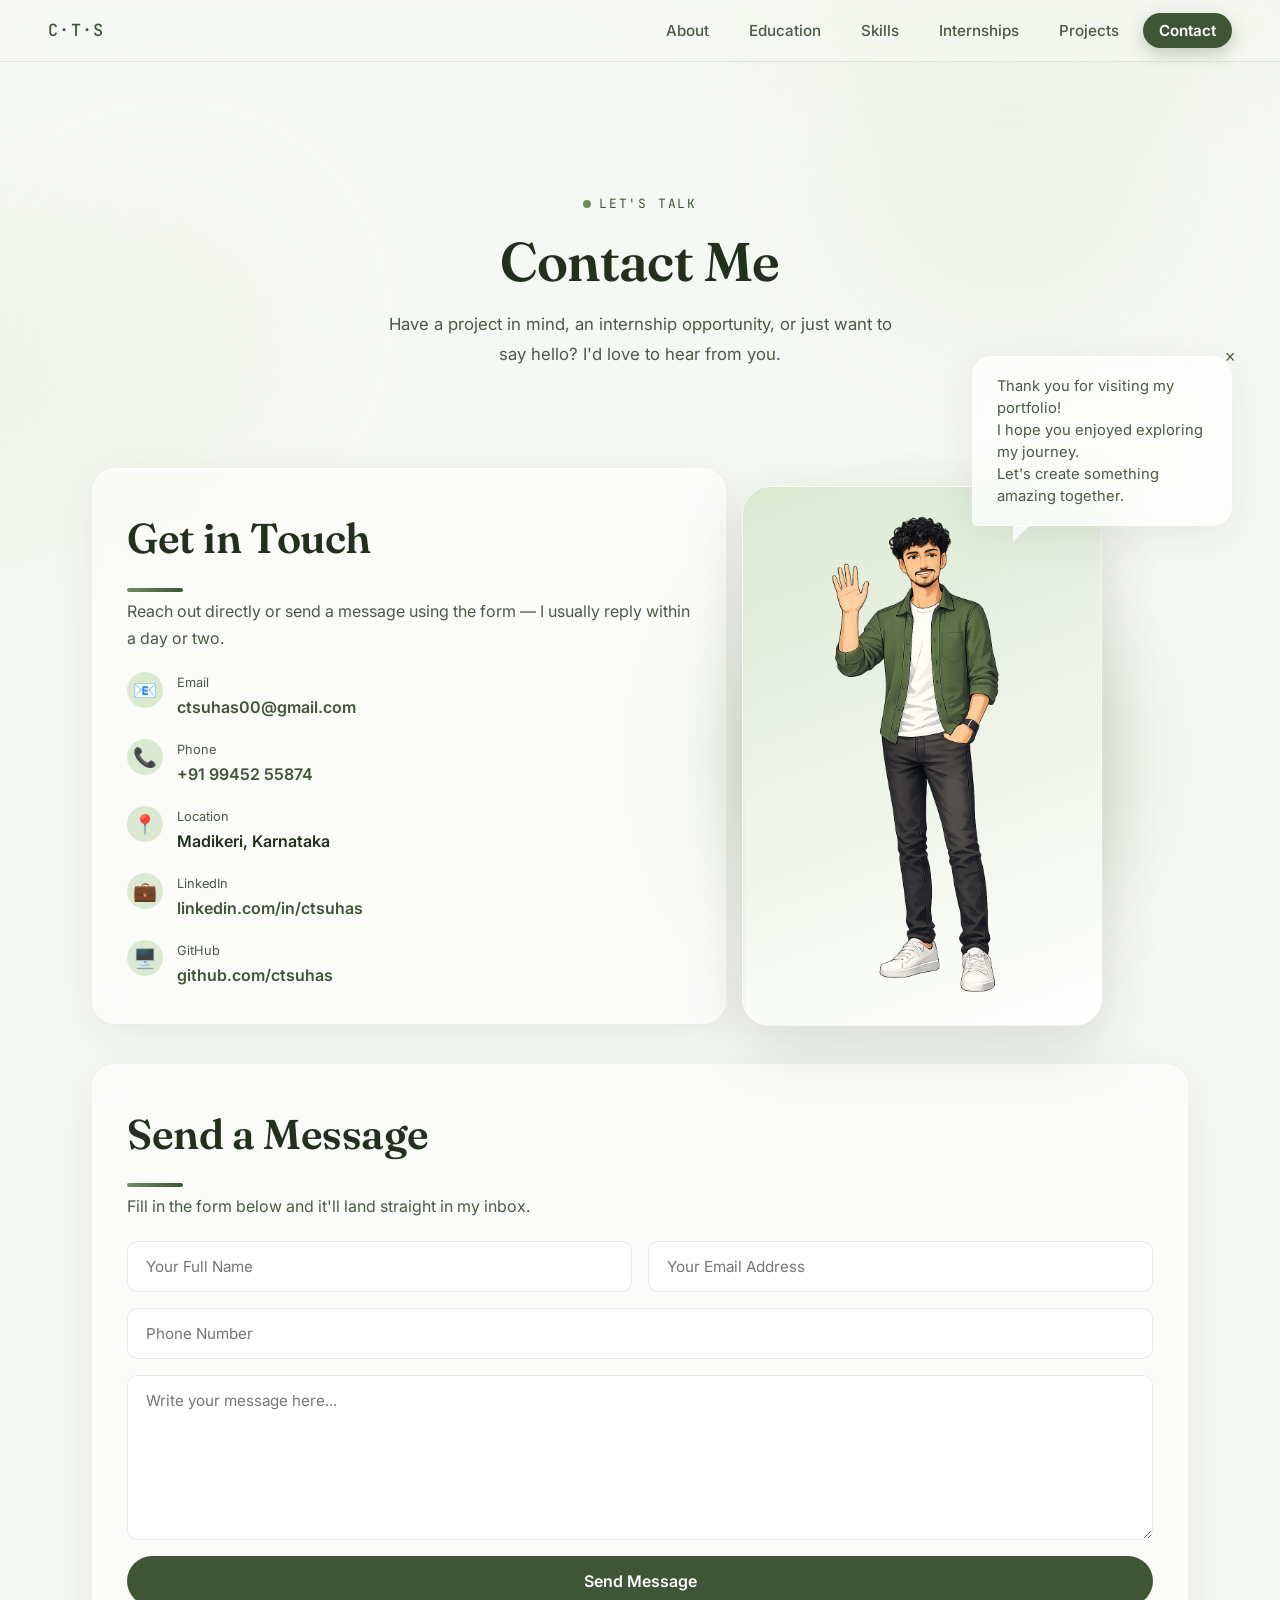
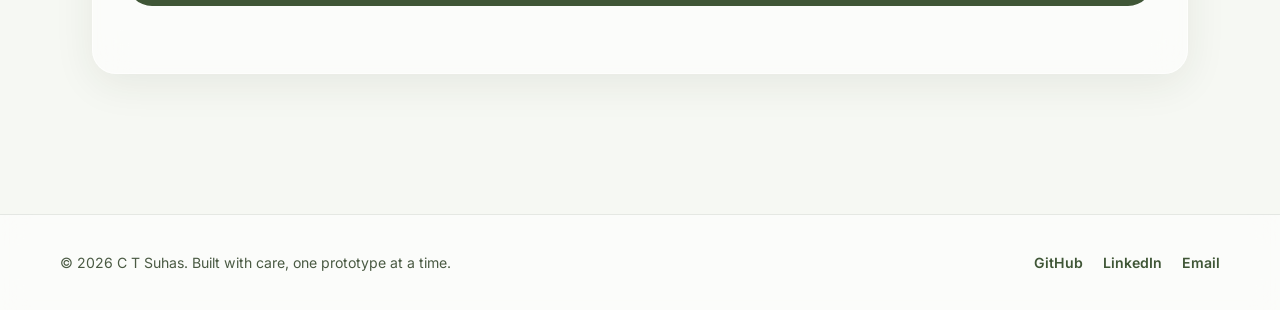
<file: contact.html>
<!DOCTYPE html>
<html lang="en">
<head>
<meta charset="UTF-8">
<meta name="viewport" content="width=device-width, initial-scale=1.0">
<meta name="description" content="Get in touch with C T Suhas.">
<title>Contact — C T Suhas</title>

<link rel="preconnect" href="https://fonts.googleapis.com">
<link rel="preconnect" href="https://fonts.gstatic.com" crossorigin>
<link href="https://fonts.googleapis.com/css2?family=Fraunces:opsz,wght@9..144,300;9..144,500;9..144,600;9..144,700&family=Inter:wght@300;400;500;600;700&family=JetBrains+Mono:wght@400;500&display=swap" rel="stylesheet">

<link rel="stylesheet" href="style.css">

<link rel="preload" as="image" href="assets/images/Contact%20Section.png">
</head>
<body>

<div class="scroll-progress" id="scrollProgress"></div>

<!-- FIXED NAVBAR -->
<nav class="navbar" id="navbar">
  <a href="index.html" class="logo">C·T·S</a>

  <button class="nav-toggle" id="navToggle" aria-label="Toggle navigation" aria-expanded="false">
    <span></span><span></span><span></span>
  </button>

  <ul class="nav-links" id="navLinks">
    <li><a href="index.html#about">About</a></li>
    <li><a href="index.html#education">Education</a></li>
    <li><a href="index.html#skills">Skills</a></li>
    <li><a href="index.html#internships">Internships</a></li>
    <li><a href="index.html#projects">Projects</a></li>
    <li><a href="contact.html" class="nav-cta active">Contact</a></li>
  </ul>
</nav>

<header class="hero" style="min-height:52vh; padding-top:150px;">
  <div class="hero-orbs" aria-hidden="true">
    <span class="orb orb-1"></span>
    <span class="orb orb-2"></span>
  </div>
  <div style="position:relative; z-index:1; text-align:center; max-width:700px; margin:0 auto;">
    <p class="eyebrow" style="justify-content:center;">Let's talk</p>
    <h1 class="hero-name" style="font-size:clamp(2.2rem, 5vw, 3.4rem);">Contact Me</h1>
    <p class="hero-intro" style="margin:0 auto;">
      Have a project in mind, an internship opportunity, or just want to say hello?
      I'd love to hear from you.
    </p>
  </div>
</header>

<main class="container" style="padding-bottom:80px;">
  <div class="contact-layout">

    <!-- ROW 1: contact details on the left, avatar illustration on the right -->
    <div class="contact-top-grid">

      <section class="contact-info-card reveal">
        <h2 class="section-title" style="margin-bottom:6px;">Get in Touch</h2>
        <p>Reach out directly or send a message using the form — I usually reply within a day or two.</p>

        <div class="contact-info-list">
          <div class="contact-info-item">
            <span class="contact-info-icon">📧</span>
            <div>
              <div style="font-size:0.8rem; color:var(--forest-soft);">Email</div>
              <a href="mailto:ctsuhas00@gmail.com">ctsuhas00@gmail.com</a>
            </div>
          </div>

          <div class="contact-info-item">
            <span class="contact-info-icon">📞</span>
            <div>
              <div style="font-size:0.8rem; color:var(--forest-soft);">Phone</div>
              <a href="tel:+919945255874">+91 99452 55874</a>
            </div>
          </div>

          <div class="contact-info-item">
            <span class="contact-info-icon">📍</span>
            <div>
              <div style="font-size:0.8rem; color:var(--forest-soft);">Location</div>
              <span style="font-weight:600;">Madikeri, Karnataka</span>
            </div>
          </div>

          <div class="contact-info-item">
            <span class="contact-info-icon">💼</span>
            <div>
              <div style="font-size:0.8rem; color:var(--forest-soft);">LinkedIn</div>
              <a href="https://linkedin.com/" target="_blank">linkedin.com/in/ctsuhas</a>
            </div>
          </div>

          <div class="contact-info-item">
            <span class="contact-info-icon">🖥️</span>
            <div>
              <div style="font-size:0.8rem; color:var(--forest-soft);">GitHub</div>
              <a href="https://github.com/" target="_blank">github.com/ctsuhas</a>
            </div>
          </div>
        </div>
      </section>

      <!-- CONTACT AVATAR SYSTEM — fully independent from the Hero avatar -->
      <div class="contact-avatar-col">
        <div class="contact-avatar" id="contactAvatar">
          <div class="contact-avatar-glow" aria-hidden="true"></div>

          <div class="contact-avatar-bubble" id="contactAvatarBubble" role="status" aria-live="polite">
            <div class="contact-avatar-bubble-float">
              <button class="contact-avatar-bubble-close" id="contactAvatarBubbleClose" aria-label="Close message">&times;</button>
              <p>Thank you for visiting my portfolio!<br>I hope you enjoyed exploring my journey.<br>Let's create something amazing together.</p>
            </div>
          </div>

          <div class="contact-avatar-frame">
            <img src="assets/images/Contact%20Section.png" class="contact-avatar-img" alt="C T Suhas illustrated avatar waving goodbye">
          </div>
        </div>

        <button class="contact-avatar-mobile-toggle" id="contactAvatarMobileToggle" aria-label="Show guide message">
          <img src="assets/images/Contact%20Section.png" alt="C T Suhas avatar" class="contact-avatar-mobile-img">
        </button>
      </div>

    </div>

    <!-- ROW 2: message form, full width -->
    <section class="contact-form-card full-width reveal">
      <h2 class="section-title" style="margin-bottom:6px;">Send a Message</h2>
      <p>Fill in the form below and it'll land straight in my inbox.</p>

      <form
        action="https://formspree.io/f/mdavabdr"
        method="POST"
        class="contact-form"
        id="contactForm">

        <div class="form-row">
          <input type="text" name="name" placeholder="Your Full Name" required>
          <input type="email" name="email" placeholder="Your Email Address" required>
        </div>

        <input type="tel" name="phone" placeholder="Phone Number" required>

        <textarea name="message" rows="7" placeholder="Write your message here..." required></textarea>

        <button type="submit">Send Message</button>
        <p class="form-status" id="formStatus"></p>
      </form>
    </section>

  </div>
</main>

<footer class="site-footer">
  <div class="footer-inner">
    <p>&copy; <span id="year"></span> C T Suhas. Built with care, one prototype at a time.</p>
    <div class="footer-socials">
      <a href="https://github.com/" target="_blank" aria-label="GitHub">GitHub</a>
      <a href="https://linkedin.com/" target="_blank" aria-label="LinkedIn">LinkedIn</a>
      <a href="mailto:ctsuhas00@gmail.com" aria-label="Email">Email</a>
    </div>
  </div>
</footer>

<button class="back-to-top" id="backToTop" aria-label="Back to top">↑</button>

<script src="script.js"></script>
<script>
  // Contact-form submit feedback (progressive enhancement — form still works without JS)
  const form = document.getElementById('contactForm');
  const status = document.getElementById('formStatus');
  if (form && status){
    form.addEventListener('submit', () => {
      status.textContent = 'Sending your message…';
    });
  }
</script>
</body>
</html>

<link rel="stylesheet" href="mobile.css">
</file>
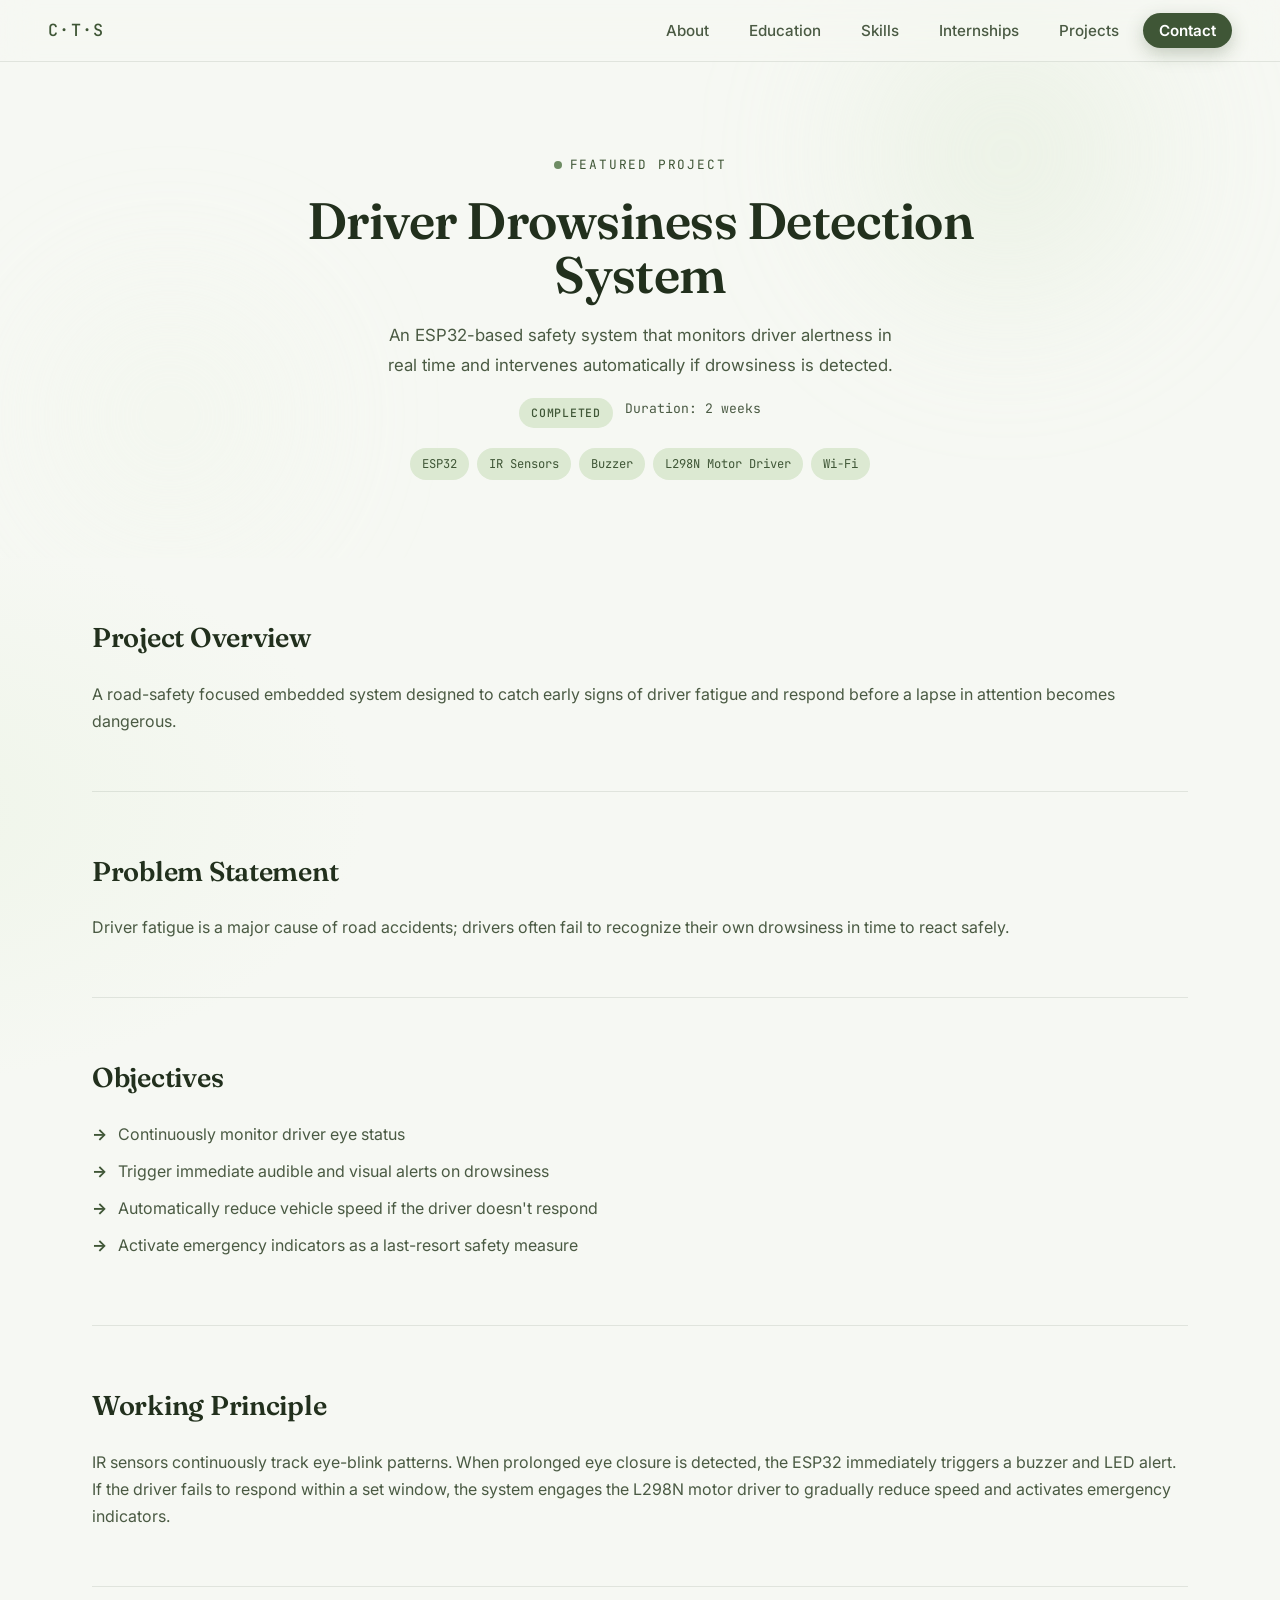
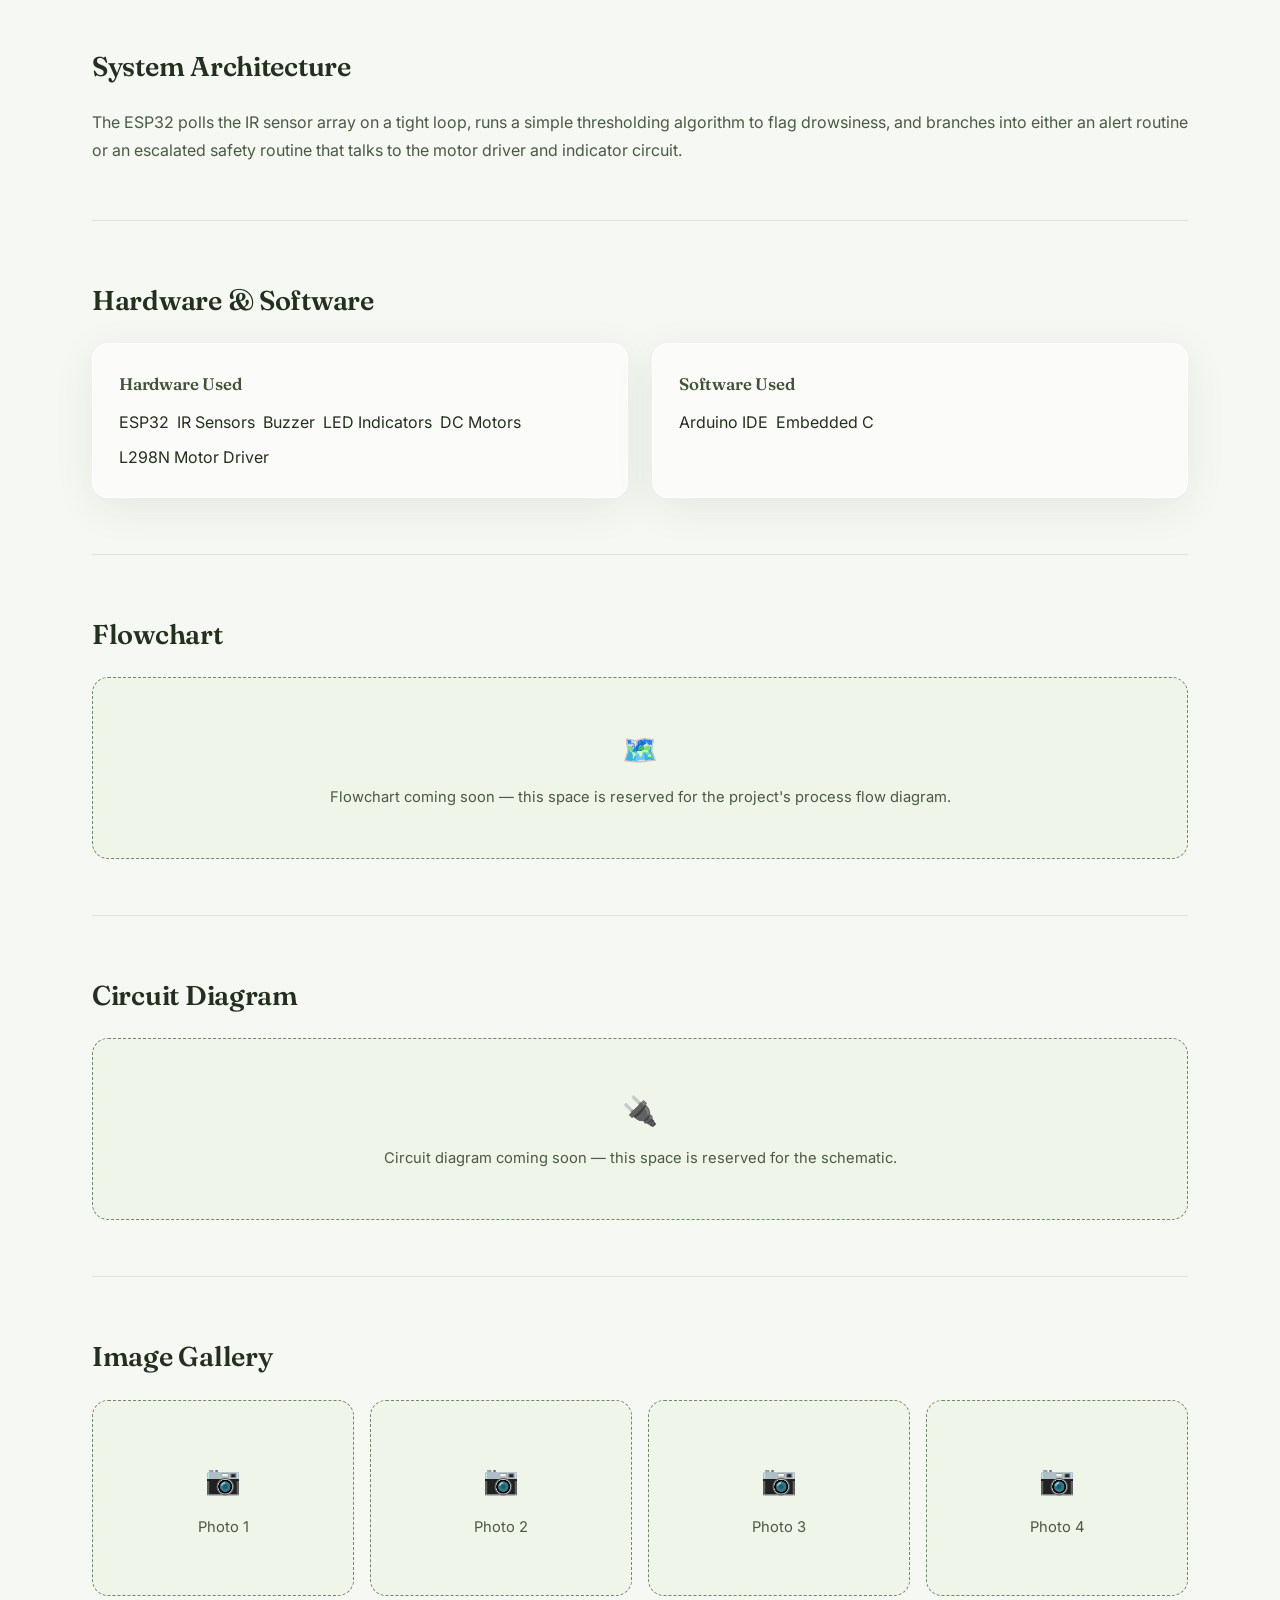
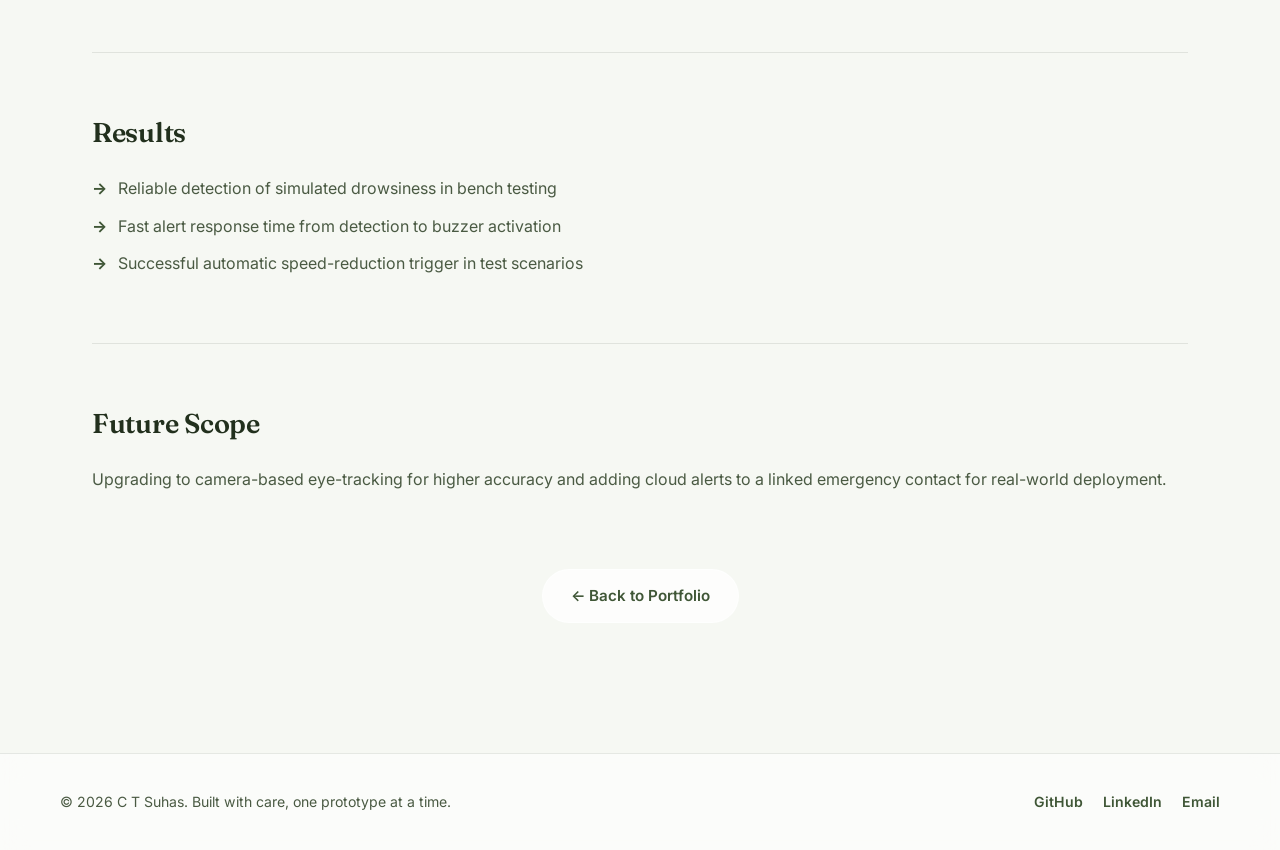
<file: Driver drowsiness.html>
<!DOCTYPE html>
<html lang="en">
<head>
<meta charset="UTF-8">
<meta name="viewport" content="width=device-width, initial-scale=1.0">
<meta name="description" content="ESP32-based real-time driver safety and alert system.">
<title>Driver Drowsiness Detection System — C T Suhas</title>

<link rel="preconnect" href="https://fonts.googleapis.com">
<link rel="preconnect" href="https://fonts.gstatic.com" crossorigin>
<link href="https://fonts.googleapis.com/css2?family=Fraunces:opsz,wght@9..144,300;9..144,500;9..144,600;9..144,700&family=Inter:wght@300;400;500;600;700&family=JetBrains+Mono:wght@400;500&display=swap" rel="stylesheet">

<link rel="stylesheet" href="style.css">
</head>
<body>

<div class="scroll-progress" id="scrollProgress"></div>

<!-- FIXED NAVBAR -->
<nav class="navbar" id="navbar">
  <a href="index.html" class="logo">C·T·S</a>

  <button class="nav-toggle" id="navToggle" aria-label="Toggle navigation" aria-expanded="false">
    <span></span><span></span><span></span>
  </button>

  <ul class="nav-links" id="navLinks">
    <li><a href="index.html#about">About</a></li>
    <li><a href="index.html#education">Education</a></li>
    <li><a href="index.html#skills">Skills</a></li>
    <li><a href="index.html#internships">Internships</a></li>
    <li><a href="index.html#projects">Projects</a></li>
    <li><a href="contact.html" class="nav-cta">Contact</a></li>
  </ul>
</nav>

<!-- PROJECT HERO -->
<header class="project-hero">
  <div class="hero-orbs" aria-hidden="true">
    <span class="orb orb-1"></span>
    <span class="orb orb-2"></span>
  </div>
  <div class="project-hero-inner">
    <p class="eyebrow" style="justify-content:center;">Featured Project</p>
    <h1 class="hero-name" style="font-size:clamp(2rem, 4.5vw, 3.2rem);">Driver Drowsiness Detection System</h1>
    <p class="hero-intro" style="margin:14px auto 0;">An ESP32-based safety system that monitors driver alertness in real time and intervenes automatically if drowsiness is detected.</p>

    <div class="project-meta-row">
      <span class="project-status status-completed">Completed</span>
      <span class="project-meta">Duration: 2 weeks</span>
    </div>

    <div class="project-tags skill-tags">
      <span>ESP32</span>
      <span>IR Sensors</span>
      <span>Buzzer</span>
      <span>L298N Motor Driver</span>
      <span>Wi-Fi</span>
    </div>
  </div>
</header>

<main class="container">

  <section class="detail-section reveal">
    <h2>Project Overview</h2>
    <p>A road-safety focused embedded system designed to catch early signs of driver fatigue and respond before a lapse in attention becomes dangerous.</p>
  </section>

  <section class="detail-section reveal">
    <h2>Problem Statement</h2>
    <p>Driver fatigue is a major cause of road accidents; drivers often fail to recognize their own drowsiness in time to react safely.</p>
  </section>

  <section class="detail-section reveal">
    <h2>Objectives</h2>
    <ul class="results-list">
      <li>Continuously monitor driver eye status</li>
      <li>Trigger immediate audible and visual alerts on drowsiness</li>
      <li>Automatically reduce vehicle speed if the driver doesn't respond</li>
      <li>Activate emergency indicators as a last-resort safety measure</li>
    </ul>
  </section>

  <section class="detail-section reveal">
    <h2>Working Principle</h2>
    <p>IR sensors continuously track eye-blink patterns. When prolonged eye closure is detected, the ESP32 immediately triggers a buzzer and LED alert. If the driver fails to respond within a set window, the system engages the L298N motor driver to gradually reduce speed and activates emergency indicators.</p>
  </section>

  <section class="detail-section reveal">
    <h2>System Architecture</h2>
    <p>The ESP32 polls the IR sensor array on a tight loop, runs a simple thresholding algorithm to flag drowsiness, and branches into either an alert routine or an escalated safety routine that talks to the motor driver and indicator circuit.</p>
  </section>

  <section class="detail-section reveal">
    <h2>Hardware &amp; Software</h2>
    <div class="detail-grid">
      <div class="detail-card">
        <h3>Hardware Used</h3>
        <div class="tech-pill-group">
          <span>ESP32</span>
      <span>IR Sensors</span>
      <span>Buzzer</span>
      <span>LED Indicators</span>
      <span>DC Motors</span>
      <span>L298N Motor Driver</span>
        </div>
      </div>
      <div class="detail-card">
        <h3>Software Used</h3>
        <div class="tech-pill-group">
          <span>Arduino IDE</span>
      <span>Embedded C</span>
        </div>
      </div>
    </div>
  </section>

  <section class="detail-section reveal">
    <h2>Flowchart</h2>
    <div class="placeholder-box">
      <span class="placeholder-icon">🗺️</span>
      Flowchart coming soon — this space is reserved for the project's process flow diagram.
    </div>
  </section>

  <section class="detail-section reveal">
    <h2>Circuit Diagram</h2>
    <div class="placeholder-box">
      <span class="placeholder-icon">🔌</span>
      Circuit diagram coming soon — this space is reserved for the schematic.
    </div>
  </section>

  <section class="detail-section reveal">
    <h2>Image Gallery</h2>
    <div class="placeholder-gallery-grid">
      <div class="placeholder-box"><span class="placeholder-icon">📷</span>Photo 1</div>
      <div class="placeholder-box"><span class="placeholder-icon">📷</span>Photo 2</div>
      <div class="placeholder-box"><span class="placeholder-icon">📷</span>Photo 3</div>
      <div class="placeholder-box"><span class="placeholder-icon">📷</span>Photo 4</div>
    </div>
  </section>

  <section class="detail-section reveal">
    <h2>Results</h2>
    <ul class="results-list">
      <li>Reliable detection of simulated drowsiness in bench testing</li>
      <li>Fast alert response time from detection to buzzer activation</li>
      <li>Successful automatic speed-reduction trigger in test scenarios</li>
    </ul>
  </section>

  <section class="detail-section reveal">
    <h2>Future Scope</h2>
    <p>Upgrading to camera-based eye-tracking for higher accuracy and adding cloud alerts to a linked emergency contact for real-world deployment.</p>
  </section>

  <div class="back-portfolio-wrap">
    <a href="index.html#projects" class="back-portfolio-btn">← Back to Portfolio</a>
  </div>

</main>

<footer class="site-footer">
  <div class="footer-inner">
    <p>&copy; <span id="year"></span> C T Suhas. Built with care, one prototype at a time.</p>
    <div class="footer-socials">
      <a href="https://github.com/" target="_blank" aria-label="GitHub">GitHub</a>
      <a href="https://linkedin.com/" target="_blank" aria-label="LinkedIn">LinkedIn</a>
      <a href="mailto:ctsuhas00@gmail.com" aria-label="Email">Email</a>
    </div>
  </div>
</footer>

<button class="back-to-top" id="backToTop" aria-label="Back to top">↑</button>

<script src="script.js"></script>
</body>
</html>
</file>
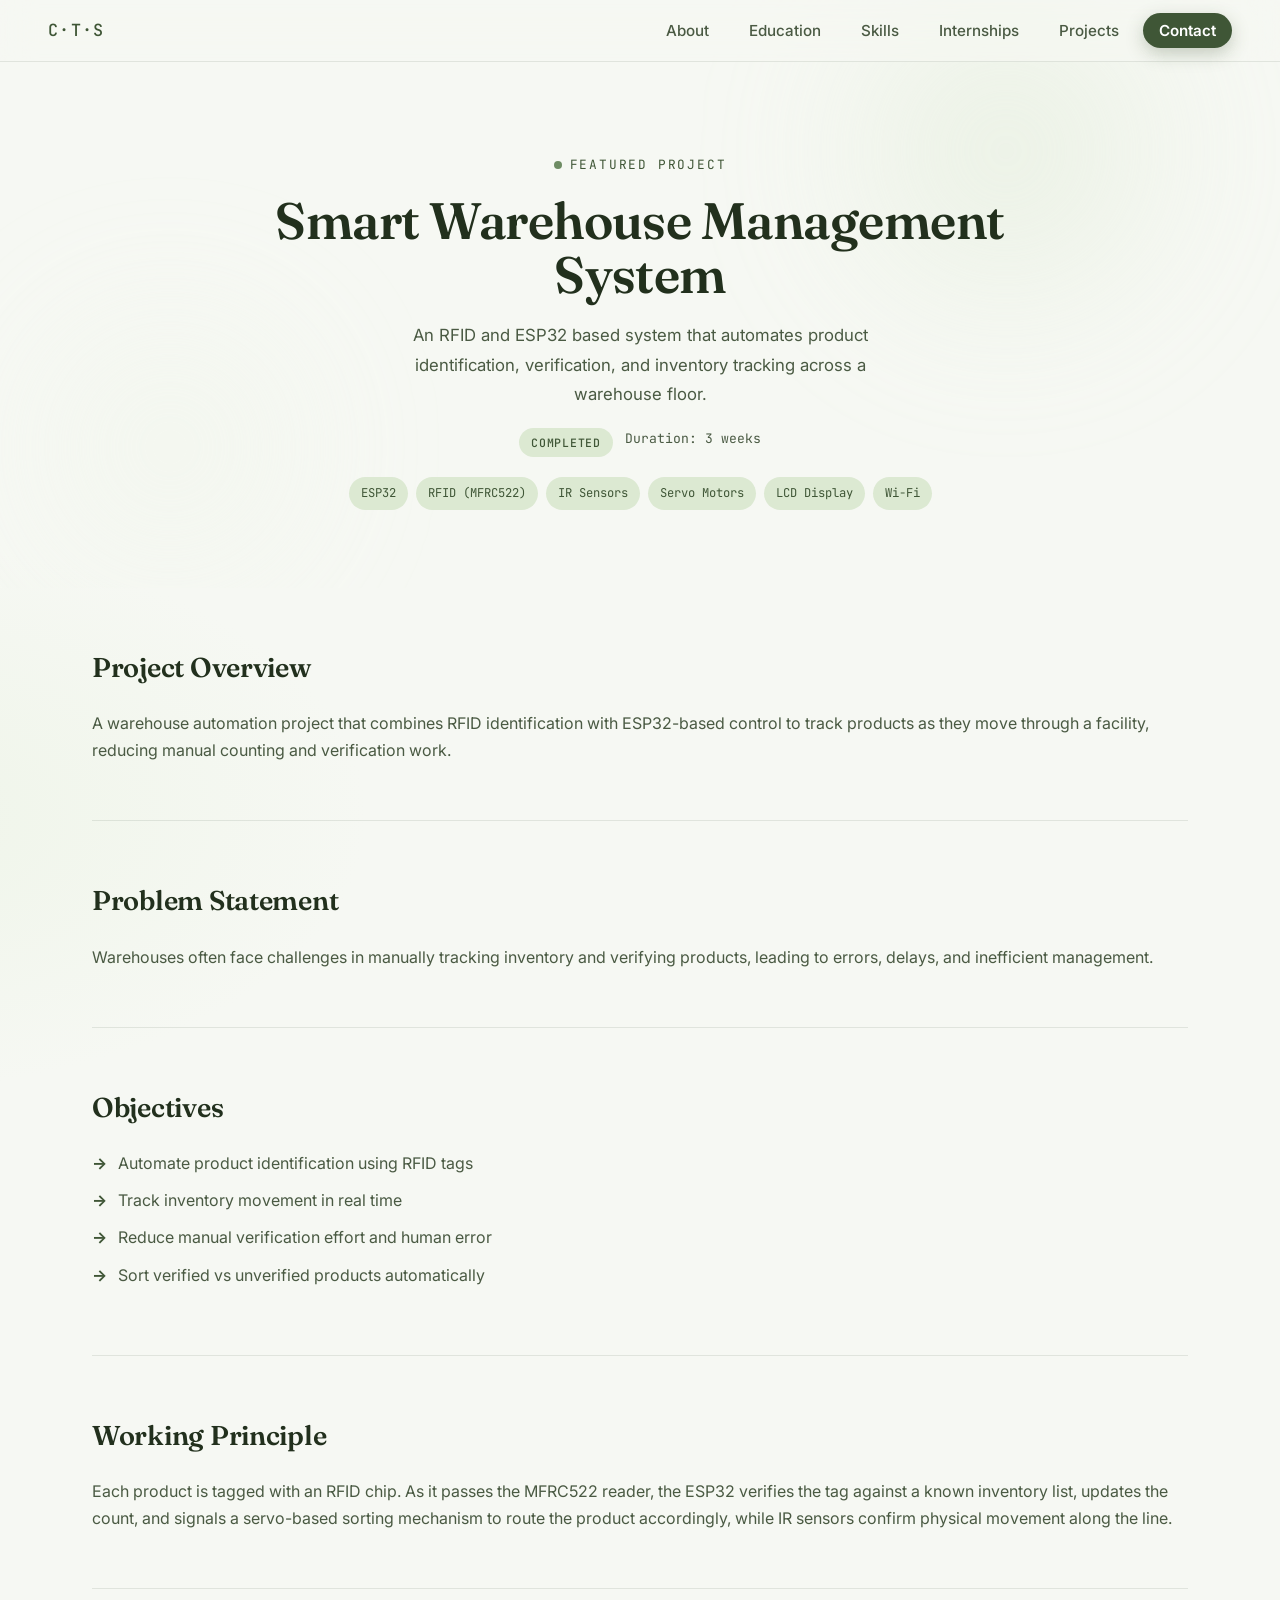
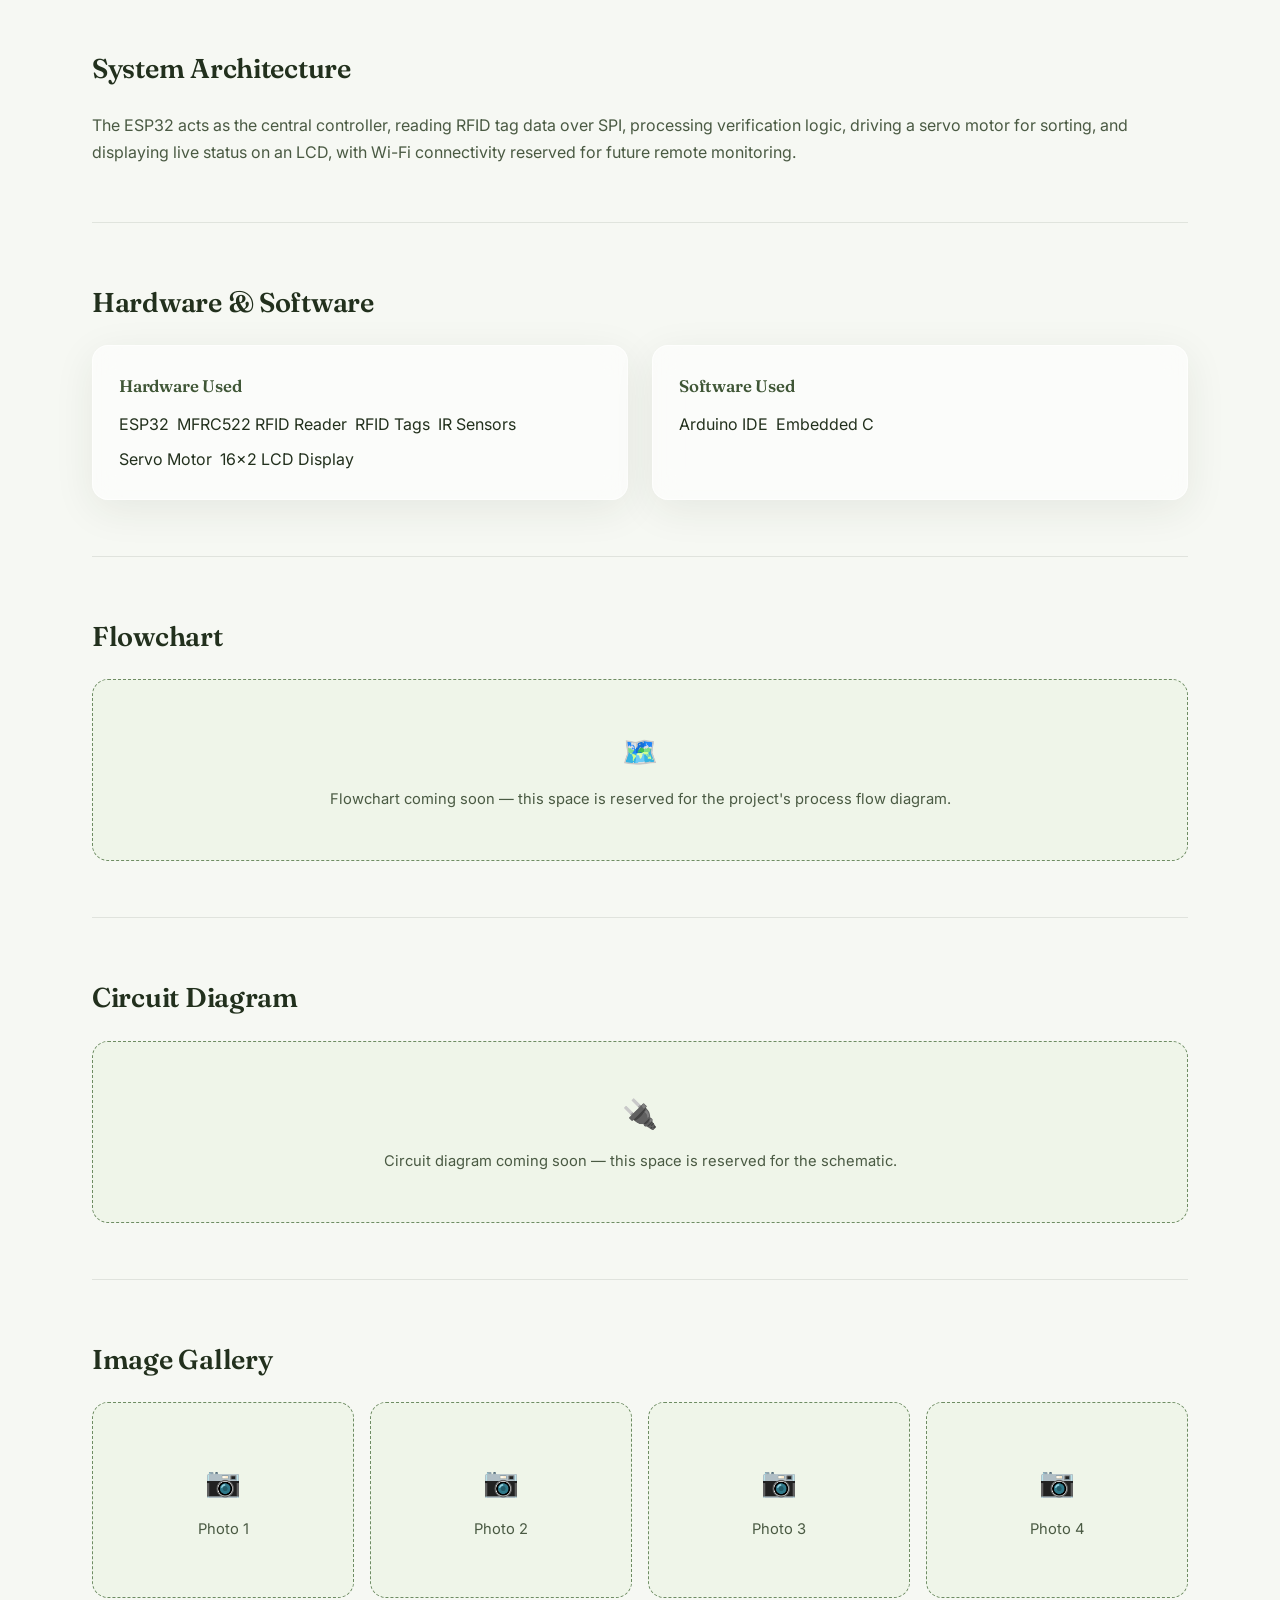
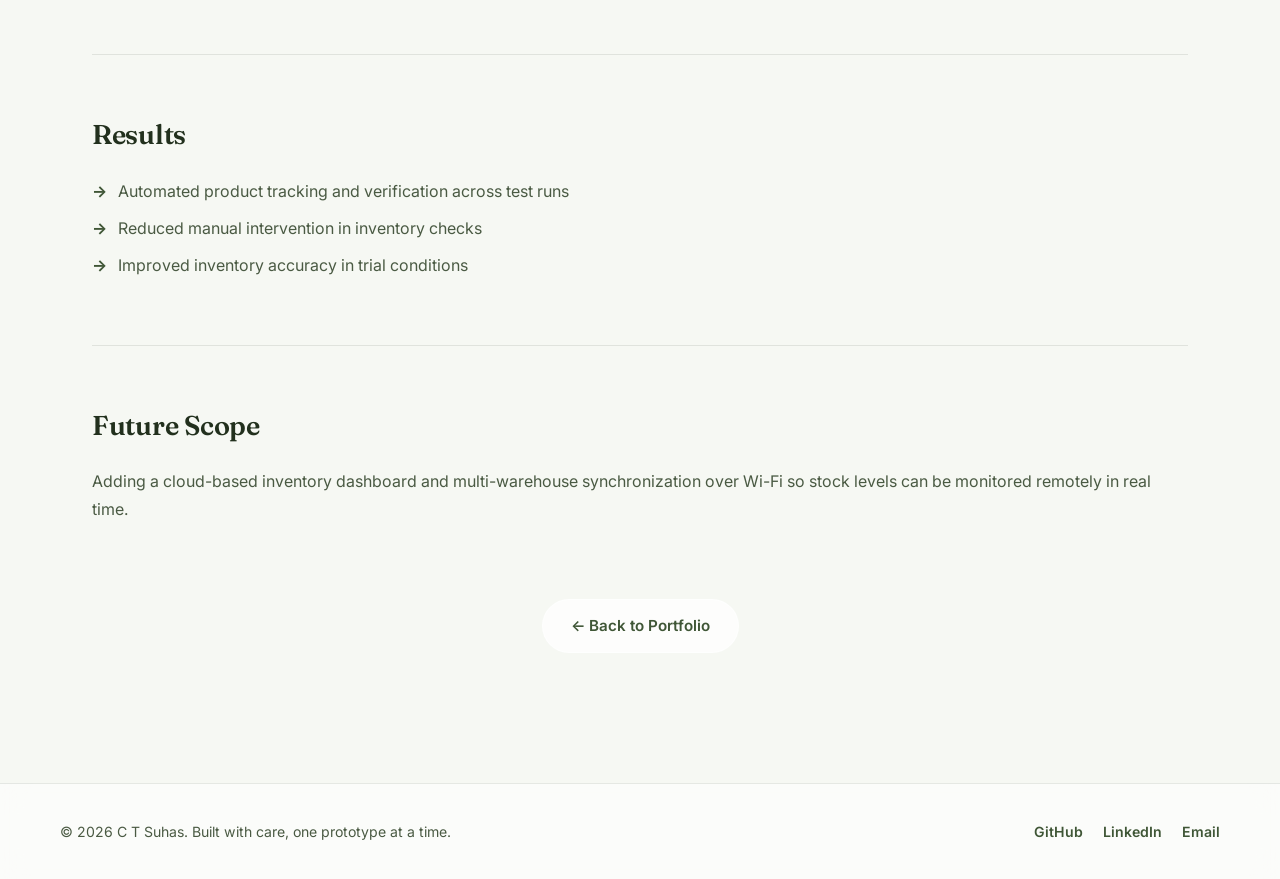
<file: Inventory management.html>
<!DOCTYPE html>
<html lang="en">
<head>
<meta charset="UTF-8">
<meta name="viewport" content="width=device-width, initial-scale=1.0">
<meta name="description" content="RFID + ESP32 based automated inventory tracking and product verification system.">
<title>Smart Warehouse Management System — C T Suhas</title>

<link rel="preconnect" href="https://fonts.googleapis.com">
<link rel="preconnect" href="https://fonts.gstatic.com" crossorigin>
<link href="https://fonts.googleapis.com/css2?family=Fraunces:opsz,wght@9..144,300;9..144,500;9..144,600;9..144,700&family=Inter:wght@300;400;500;600;700&family=JetBrains+Mono:wght@400;500&display=swap" rel="stylesheet">

<link rel="stylesheet" href="style.css">
</head>
<body>

<div class="scroll-progress" id="scrollProgress"></div>

<!-- FIXED NAVBAR -->
<nav class="navbar" id="navbar">
  <a href="index.html" class="logo">C·T·S</a>

  <button class="nav-toggle" id="navToggle" aria-label="Toggle navigation" aria-expanded="false">
    <span></span><span></span><span></span>
  </button>

  <ul class="nav-links" id="navLinks">
    <li><a href="index.html#about">About</a></li>
    <li><a href="index.html#education">Education</a></li>
    <li><a href="index.html#skills">Skills</a></li>
    <li><a href="index.html#internships">Internships</a></li>
    <li><a href="index.html#projects">Projects</a></li>
    <li><a href="contact.html" class="nav-cta">Contact</a></li>
  </ul>
</nav>

<!-- PROJECT HERO -->
<header class="project-hero">
  <div class="hero-orbs" aria-hidden="true">
    <span class="orb orb-1"></span>
    <span class="orb orb-2"></span>
  </div>
  <div class="project-hero-inner">
    <p class="eyebrow" style="justify-content:center;">Featured Project</p>
    <h1 class="hero-name" style="font-size:clamp(2rem, 4.5vw, 3.2rem);">Smart Warehouse Management System</h1>
    <p class="hero-intro" style="margin:14px auto 0;">An RFID and ESP32 based system that automates product identification, verification, and inventory tracking across a warehouse floor.</p>

    <div class="project-meta-row">
      <span class="project-status status-completed">Completed</span>
      <span class="project-meta">Duration: 3 weeks</span>
    </div>

    <div class="project-tags skill-tags">
      <span>ESP32</span>
      <span>RFID (MFRC522)</span>
      <span>IR Sensors</span>
      <span>Servo Motors</span>
      <span>LCD Display</span>
      <span>Wi-Fi</span>
    </div>
  </div>
</header>

<main class="container">

  <section class="detail-section reveal">
    <h2>Project Overview</h2>
    <p>A warehouse automation project that combines RFID identification with ESP32-based control to track products as they move through a facility, reducing manual counting and verification work.</p>
  </section>

  <section class="detail-section reveal">
    <h2>Problem Statement</h2>
    <p>Warehouses often face challenges in manually tracking inventory and verifying products, leading to errors, delays, and inefficient management.</p>
  </section>

  <section class="detail-section reveal">
    <h2>Objectives</h2>
    <ul class="results-list">
      <li>Automate product identification using RFID tags</li>
      <li>Track inventory movement in real time</li>
      <li>Reduce manual verification effort and human error</li>
      <li>Sort verified vs unverified products automatically</li>
    </ul>
  </section>

  <section class="detail-section reveal">
    <h2>Working Principle</h2>
    <p>Each product is tagged with an RFID chip. As it passes the MFRC522 reader, the ESP32 verifies the tag against a known inventory list, updates the count, and signals a servo-based sorting mechanism to route the product accordingly, while IR sensors confirm physical movement along the line.</p>
  </section>

  <section class="detail-section reveal">
    <h2>System Architecture</h2>
    <p>The ESP32 acts as the central controller, reading RFID tag data over SPI, processing verification logic, driving a servo motor for sorting, and displaying live status on an LCD, with Wi-Fi connectivity reserved for future remote monitoring.</p>
  </section>

  <section class="detail-section reveal">
    <h2>Hardware &amp; Software</h2>
    <div class="detail-grid">
      <div class="detail-card">
        <h3>Hardware Used</h3>
        <div class="tech-pill-group">
          <span>ESP32</span>
      <span>MFRC522 RFID Reader</span>
      <span>RFID Tags</span>
      <span>IR Sensors</span>
      <span>Servo Motor</span>
      <span>16x2 LCD Display</span>
        </div>
      </div>
      <div class="detail-card">
        <h3>Software Used</h3>
        <div class="tech-pill-group">
          <span>Arduino IDE</span>
      <span>Embedded C</span>
        </div>
      </div>
    </div>
  </section>

  <section class="detail-section reveal">
    <h2>Flowchart</h2>
    <div class="placeholder-box">
      <span class="placeholder-icon">🗺️</span>
      Flowchart coming soon — this space is reserved for the project's process flow diagram.
    </div>
  </section>

  <section class="detail-section reveal">
    <h2>Circuit Diagram</h2>
    <div class="placeholder-box">
      <span class="placeholder-icon">🔌</span>
      Circuit diagram coming soon — this space is reserved for the schematic.
    </div>
  </section>

  <section class="detail-section reveal">
    <h2>Image Gallery</h2>
    <div class="placeholder-gallery-grid">
      <div class="placeholder-box"><span class="placeholder-icon">📷</span>Photo 1</div>
      <div class="placeholder-box"><span class="placeholder-icon">📷</span>Photo 2</div>
      <div class="placeholder-box"><span class="placeholder-icon">📷</span>Photo 3</div>
      <div class="placeholder-box"><span class="placeholder-icon">📷</span>Photo 4</div>
    </div>
  </section>

  <section class="detail-section reveal">
    <h2>Results</h2>
    <ul class="results-list">
      <li>Automated product tracking and verification across test runs</li>
      <li>Reduced manual intervention in inventory checks</li>
      <li>Improved inventory accuracy in trial conditions</li>
    </ul>
  </section>

  <section class="detail-section reveal">
    <h2>Future Scope</h2>
    <p>Adding a cloud-based inventory dashboard and multi-warehouse synchronization over Wi-Fi so stock levels can be monitored remotely in real time.</p>
  </section>

  <div class="back-portfolio-wrap">
    <a href="index.html#projects" class="back-portfolio-btn">← Back to Portfolio</a>
  </div>

</main>

<footer class="site-footer">
  <div class="footer-inner">
    <p>&copy; <span id="year"></span> C T Suhas. Built with care, one prototype at a time.</p>
    <div class="footer-socials">
      <a href="https://github.com/" target="_blank" aria-label="GitHub">GitHub</a>
      <a href="https://linkedin.com/" target="_blank" aria-label="LinkedIn">LinkedIn</a>
      <a href="mailto:ctsuhas00@gmail.com" aria-label="Email">Email</a>
    </div>
  </div>
</footer>

<button class="back-to-top" id="backToTop" aria-label="Back to top">↑</button>

<script src="script.js"></script>
</body>
</html>
</file>
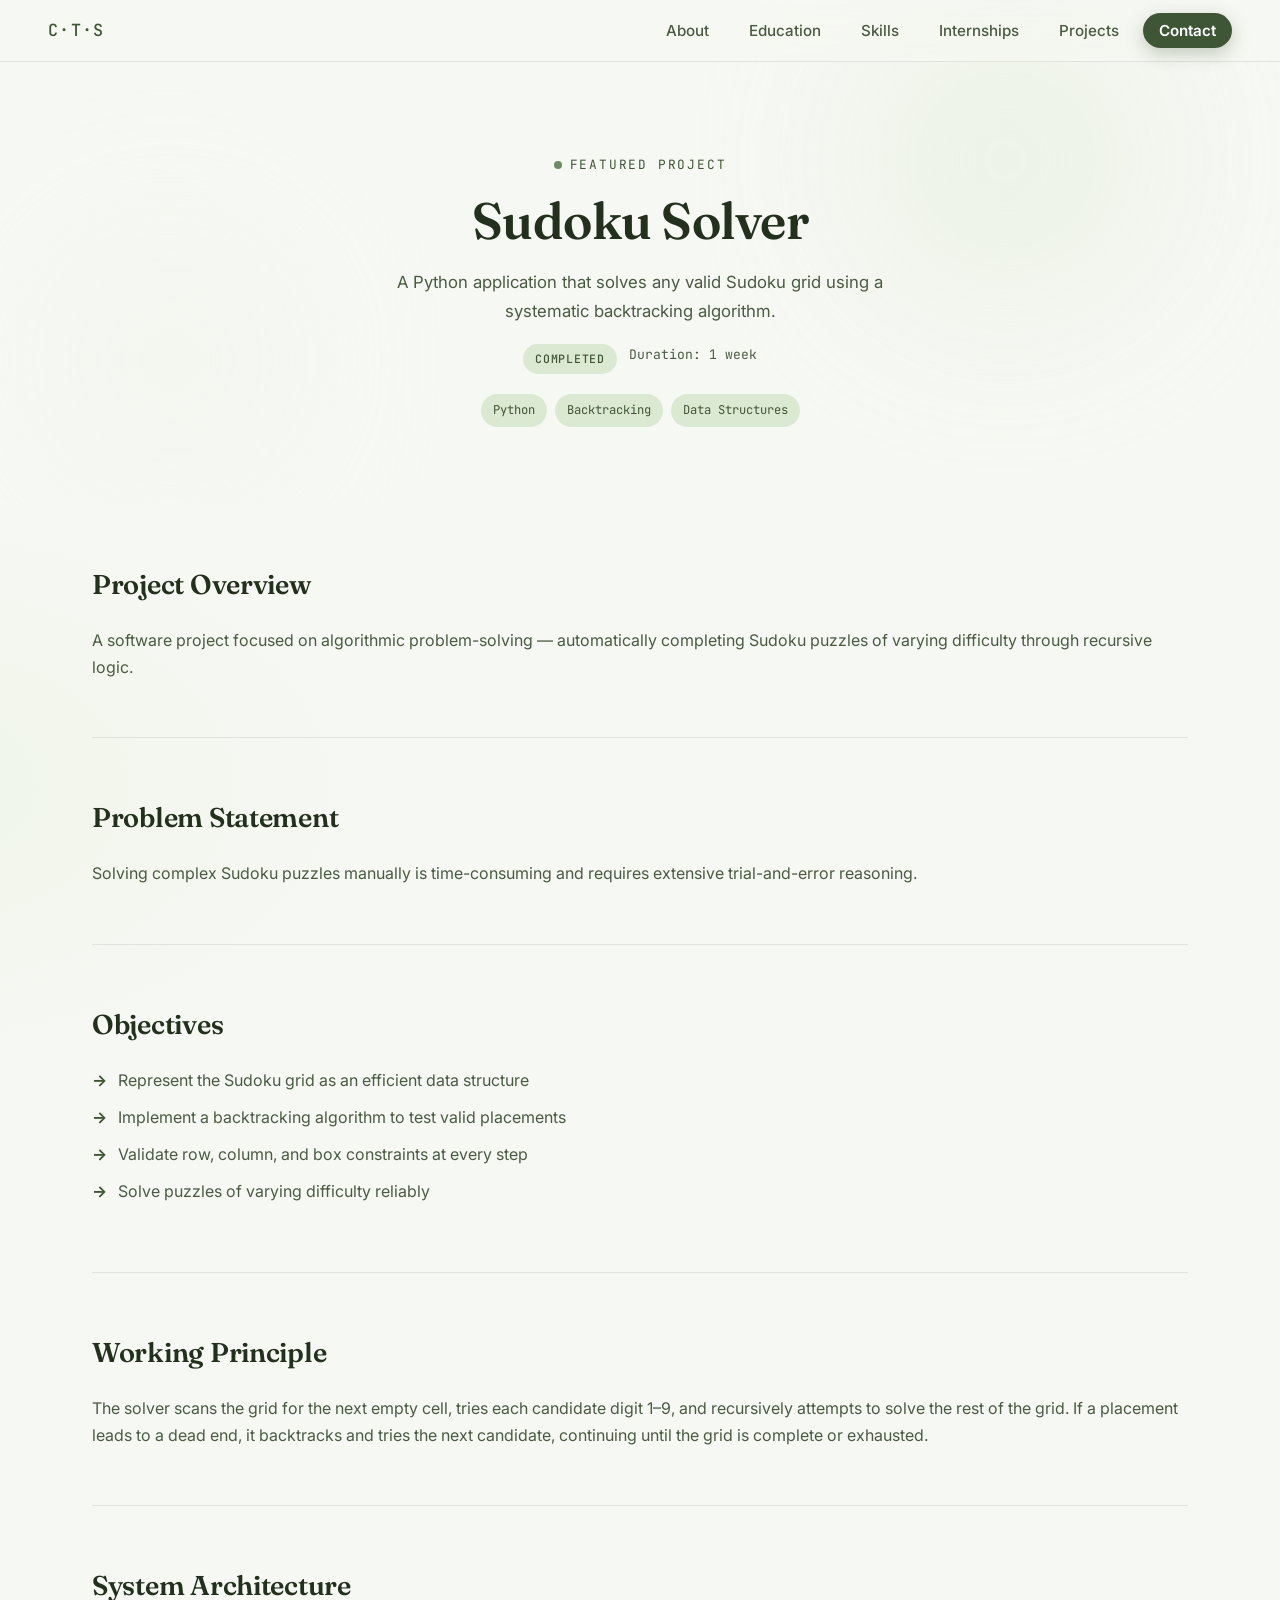
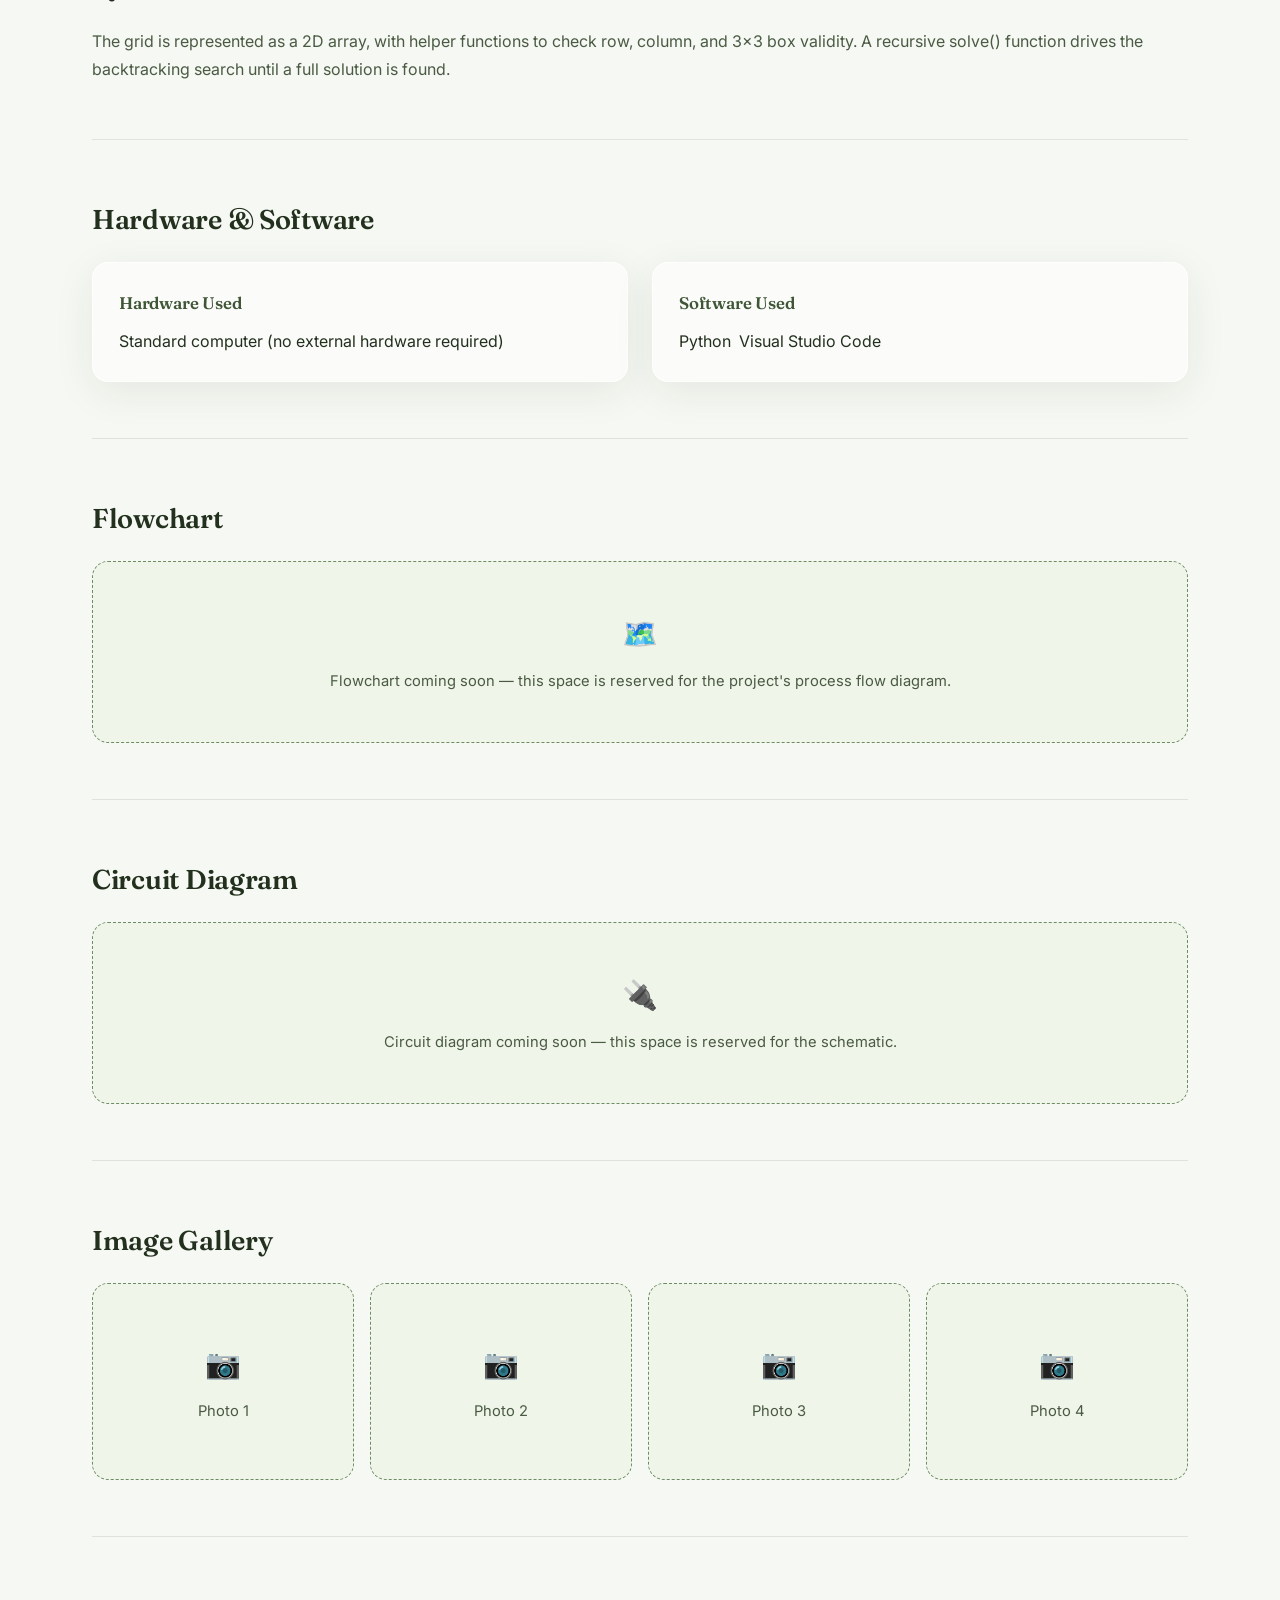
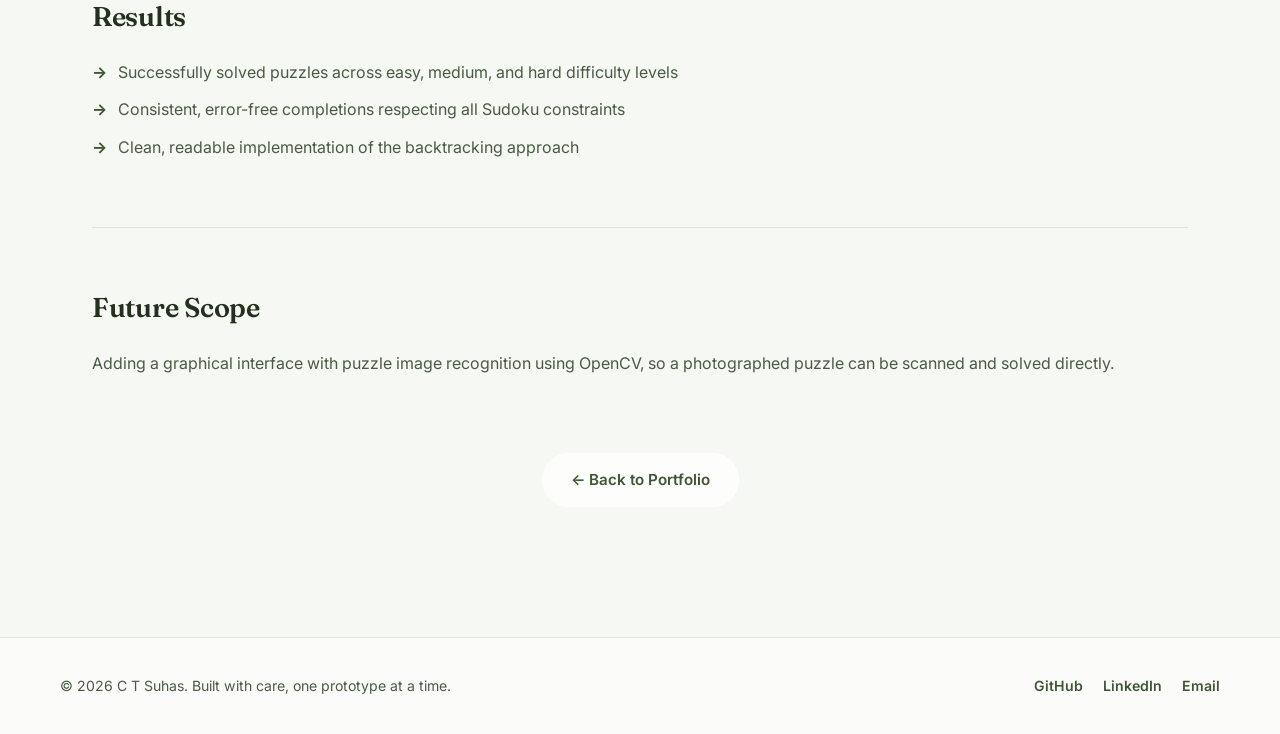
<file: Sudoku solver.html>
<!DOCTYPE html>
<html lang="en">
<head>
<meta charset="UTF-8">
<meta name="viewport" content="width=device-width, initial-scale=1.0">
<meta name="description" content="Python backtracking algorithm that solves any valid Sudoku grid.">
<title>Sudoku Solver — C T Suhas</title>

<link rel="preconnect" href="https://fonts.googleapis.com">
<link rel="preconnect" href="https://fonts.gstatic.com" crossorigin>
<link href="https://fonts.googleapis.com/css2?family=Fraunces:opsz,wght@9..144,300;9..144,500;9..144,600;9..144,700&family=Inter:wght@300;400;500;600;700&family=JetBrains+Mono:wght@400;500&display=swap" rel="stylesheet">

<link rel="stylesheet" href="style.css">
</head>
<body>

<div class="scroll-progress" id="scrollProgress"></div>

<!-- FIXED NAVBAR -->
<nav class="navbar" id="navbar">
  <a href="index.html" class="logo">C·T·S</a>

  <button class="nav-toggle" id="navToggle" aria-label="Toggle navigation" aria-expanded="false">
    <span></span><span></span><span></span>
  </button>

  <ul class="nav-links" id="navLinks">
    <li><a href="index.html#about">About</a></li>
    <li><a href="index.html#education">Education</a></li>
    <li><a href="index.html#skills">Skills</a></li>
    <li><a href="index.html#internships">Internships</a></li>
    <li><a href="index.html#projects">Projects</a></li>
    <li><a href="contact.html" class="nav-cta">Contact</a></li>
  </ul>
</nav>

<!-- PROJECT HERO -->
<header class="project-hero">
  <div class="hero-orbs" aria-hidden="true">
    <span class="orb orb-1"></span>
    <span class="orb orb-2"></span>
  </div>
  <div class="project-hero-inner">
    <p class="eyebrow" style="justify-content:center;">Featured Project</p>
    <h1 class="hero-name" style="font-size:clamp(2rem, 4.5vw, 3.2rem);">Sudoku Solver</h1>
    <p class="hero-intro" style="margin:14px auto 0;">A Python application that solves any valid Sudoku grid using a systematic backtracking algorithm.</p>

    <div class="project-meta-row">
      <span class="project-status status-completed">Completed</span>
      <span class="project-meta">Duration: 1 week</span>
    </div>

    <div class="project-tags skill-tags">
      <span>Python</span>
      <span>Backtracking</span>
      <span>Data Structures</span>
    </div>
  </div>
</header>

<main class="container">

  <section class="detail-section reveal">
    <h2>Project Overview</h2>
    <p>A software project focused on algorithmic problem-solving — automatically completing Sudoku puzzles of varying difficulty through recursive logic.</p>
  </section>

  <section class="detail-section reveal">
    <h2>Problem Statement</h2>
    <p>Solving complex Sudoku puzzles manually is time-consuming and requires extensive trial-and-error reasoning.</p>
  </section>

  <section class="detail-section reveal">
    <h2>Objectives</h2>
    <ul class="results-list">
      <li>Represent the Sudoku grid as an efficient data structure</li>
      <li>Implement a backtracking algorithm to test valid placements</li>
      <li>Validate row, column, and box constraints at every step</li>
      <li>Solve puzzles of varying difficulty reliably</li>
    </ul>
  </section>

  <section class="detail-section reveal">
    <h2>Working Principle</h2>
    <p>The solver scans the grid for the next empty cell, tries each candidate digit 1–9, and recursively attempts to solve the rest of the grid. If a placement leads to a dead end, it backtracks and tries the next candidate, continuing until the grid is complete or exhausted.</p>
  </section>

  <section class="detail-section reveal">
    <h2>System Architecture</h2>
    <p>The grid is represented as a 2D array, with helper functions to check row, column, and 3x3 box validity. A recursive solve() function drives the backtracking search until a full solution is found.</p>
  </section>

  <section class="detail-section reveal">
    <h2>Hardware &amp; Software</h2>
    <div class="detail-grid">
      <div class="detail-card">
        <h3>Hardware Used</h3>
        <div class="tech-pill-group">
          <span>Standard computer (no external hardware required)</span>
        </div>
      </div>
      <div class="detail-card">
        <h3>Software Used</h3>
        <div class="tech-pill-group">
          <span>Python</span>
      <span>Visual Studio Code</span>
        </div>
      </div>
    </div>
  </section>

  <section class="detail-section reveal">
    <h2>Flowchart</h2>
    <div class="placeholder-box">
      <span class="placeholder-icon">🗺️</span>
      Flowchart coming soon — this space is reserved for the project's process flow diagram.
    </div>
  </section>

  <section class="detail-section reveal">
    <h2>Circuit Diagram</h2>
    <div class="placeholder-box">
      <span class="placeholder-icon">🔌</span>
      Circuit diagram coming soon — this space is reserved for the schematic.
    </div>
  </section>

  <section class="detail-section reveal">
    <h2>Image Gallery</h2>
    <div class="placeholder-gallery-grid">
      <div class="placeholder-box"><span class="placeholder-icon">📷</span>Photo 1</div>
      <div class="placeholder-box"><span class="placeholder-icon">📷</span>Photo 2</div>
      <div class="placeholder-box"><span class="placeholder-icon">📷</span>Photo 3</div>
      <div class="placeholder-box"><span class="placeholder-icon">📷</span>Photo 4</div>
    </div>
  </section>

  <section class="detail-section reveal">
    <h2>Results</h2>
    <ul class="results-list">
      <li>Successfully solved puzzles across easy, medium, and hard difficulty levels</li>
      <li>Consistent, error-free completions respecting all Sudoku constraints</li>
      <li>Clean, readable implementation of the backtracking approach</li>
    </ul>
  </section>

  <section class="detail-section reveal">
    <h2>Future Scope</h2>
    <p>Adding a graphical interface with puzzle image recognition using OpenCV, so a photographed puzzle can be scanned and solved directly.</p>
  </section>

  <div class="back-portfolio-wrap">
    <a href="index.html#projects" class="back-portfolio-btn">← Back to Portfolio</a>
  </div>

</main>

<footer class="site-footer">
  <div class="footer-inner">
    <p>&copy; <span id="year"></span> C T Suhas. Built with care, one prototype at a time.</p>
    <div class="footer-socials">
      <a href="https://github.com/" target="_blank" aria-label="GitHub">GitHub</a>
      <a href="https://linkedin.com/" target="_blank" aria-label="LinkedIn">LinkedIn</a>
      <a href="mailto:ctsuhas00@gmail.com" aria-label="Email">Email</a>
    </div>
  </div>
</footer>

<button class="back-to-top" id="backToTop" aria-label="Back to top">↑</button>

<script src="script.js"></script>
</body>
</html>
</file>
<file: style.css>
/* =====================================================================
   C T SUHAS — PORTFOLIO
   Design tokens: soft sage green + off-white, subtle glassmorphism.
   Display face: Fraunces (editorial serif, used sparingly for headings)
   Body/UI face: Inter | Utility/label face: JetBrains Mono
===================================================================== */

:root{
  /* -- palette -- */
  --bg:            #F6F8F3;
  --bg-deep:       #EAF0E3;
  --surface:       #FFFFFF;
  --glass:         rgba(255,255,255,0.55);
  --glass-strong:  rgba(255,255,255,0.72);
  --glass-border:  rgba(255,255,255,0.65);

  --forest:        #22301D;   /* primary text */
  --forest-soft:   #4A5A43;   /* secondary text */
  --sage:          #6E8C63;   /* primary accent */
  --sage-deep:     #3F5636;   /* deep accent / hover */
  --sage-pale:     #DCE9D2;   /* pale fill */
  --sage-mist:     #EFF5E9;   /* faint fill */

  --line:          rgba(34,48,29,0.10);

  /* -- type -- */
  --font-display: 'Fraunces', serif;
  --font-body: 'Inter', sans-serif;
  --font-mono: 'JetBrains Mono', monospace;

  /* -- layout -- */
  --radius-lg: 24px;
  --radius-md: 16px;
  --radius-sm: 10px;
  --shadow-soft: 0 10px 40px rgba(34,48,29,0.08);
  --shadow-lift: 0 20px 60px rgba(34,48,29,0.14);
  --ease: cubic-bezier(0.22, 1, 0.36, 1);
}

/* =========================
   RESET & BASE
========================= */
*, *::before, *::after{
  margin:0; padding:0; box-sizing:border-box;
}

html{
  scroll-behavior:smooth;
}

body{
  font-family:var(--font-body);
  background:
    radial-gradient(1100px 600px at 85% -10%, var(--bg-deep) 0%, transparent 60%),
    radial-gradient(900px 500px at -10% 20%, var(--sage-mist) 0%, transparent 55%),
    var(--bg);
  color:var(--forest);
  line-height:1.7;
  -webkit-font-smoothing:antialiased;
  overflow-x:hidden;
}

img{ max-width:100%; display:block; }
a{ color:inherit; }
ul{ list-style:none; }

::selection{ background:var(--sage-pale); color:var(--forest); }

:focus-visible{
  outline:2px solid var(--sage-deep);
  outline-offset:3px;
  border-radius:4px;
}

@media (prefers-reduced-motion: reduce){
  *{ animation-duration:0.001ms !important; animation-iteration-count:1 !important; transition-duration:0.001ms !important; scroll-behavior:auto !important; }
}

h1,h2,h3,h4{
  font-family:var(--font-display);
  color:var(--forest);
  font-weight:600;
  letter-spacing:-0.01em;
}

p{ color:var(--forest-soft); }

/* =========================
   SCROLL PROGRESS BAR
========================= */
.scroll-progress{
  position:fixed;
  top:0; left:0;
  height:3px;
  width:0%;
  background:linear-gradient(90deg, var(--sage), var(--sage-deep));
  z-index:2000;
  transition:width 0.1s linear;
}

/* =========================
   NAVBAR
========================= */
.navbar{
  position:fixed;
  top:0; left:0; right:0;
  z-index:1000;
  display:flex;
  align-items:center;
  justify-content:space-between;
  padding:16px 48px;
  background:rgba(246,248,243,0.65);
  backdrop-filter:blur(16px) saturate(140%);
  -webkit-backdrop-filter:blur(16px) saturate(140%);
  border-bottom:1px solid var(--line);
  transition:padding 0.3s var(--ease), background 0.3s var(--ease), box-shadow 0.3s var(--ease);
}

.navbar.scrolled{
  padding:10px 48px;
  box-shadow:var(--shadow-soft);
}

.logo{
  font-family:var(--font-mono);
  font-weight:500;
  font-size:1.05rem;
  letter-spacing:0.08em;
  color:var(--sage-deep);
  text-decoration:none;
}

.nav-links{
  display:flex;
  align-items:center;
  gap:8px;
}

.nav-links li a{
  position:relative;
  text-decoration:none;
  font-weight:500;
  font-size:0.95rem;
  color:var(--forest-soft);
  padding:8px 16px;
  border-radius:100px;
  transition:color 0.25s var(--ease), background 0.25s var(--ease);
}

.nav-links li a:hover{
  color:var(--forest);
  background:var(--glass-strong);
}

.nav-links li a.active{
  color:var(--sage-deep);
  background:var(--sage-pale);
}

.nav-cta{
  background:var(--sage-deep) !important;
  color:#fff !important;
  font-weight:600 !important;
  box-shadow:0 6px 18px rgba(63,86,54,0.28);
}

.nav-cta:hover{
  background:var(--forest) !important;
  transform:translateY(-1px);
}

.nav-toggle{
  display:none;
  flex-direction:column;
  gap:5px;
  background:none;
  border:none;
  cursor:pointer;
  padding:6px;
}

.nav-toggle span{
  width:22px; height:2px;
  background:var(--forest);
  border-radius:2px;
  transition:0.3s var(--ease);
}

/* =========================
   HERO
========================= */
.hero{
  position:relative;
  min-height:100vh;
  display:flex;
  flex-direction:column;
  justify-content:center;
  padding:140px 48px 60px;
  overflow:hidden;
}

.hero-orbs{
  position:absolute;
  inset:0;
  z-index:0;
  pointer-events:none;
}

.orb{
  position:absolute;
  border-radius:50%;
  filter:blur(70px);
  opacity:0.55;
  animation:float 16s ease-in-out infinite;
}

.orb-1{
  width:420px; height:420px;
  background:radial-gradient(circle, var(--sage-pale), transparent 70%);
  top:-10%; right:5%;
}

.orb-2{
  width:340px; height:340px;
  background:radial-gradient(circle, var(--sage-mist), transparent 70%);
  bottom:-5%; left:0%;
  animation-delay:-6s;
}

.orb-3{
  width:260px; height:260px;
  background:radial-gradient(circle, rgba(110,140,99,0.25), transparent 70%);
  top:40%; left:40%;
  animation-delay:-10s;
}

@keyframes float{
  0%,100%{ transform:translate(0,0) scale(1); }
  50%{ transform:translate(30px,-30px) scale(1.08); }
}

.hero-inner{
  position:relative;
  z-index:1;
  max-width:1200px;
  margin:0 auto;
  width:100%;
  display:grid;
  grid-template-columns:1.15fr 0.85fr;
  gap:64px;
  align-items:center;
}

.eyebrow{
  font-family:var(--font-mono);
  font-size:0.8rem;
  letter-spacing:0.14em;
  text-transform:uppercase;
  color:var(--sage-deep);
  margin-bottom:18px;
  display:inline-flex;
  align-items:center;
  gap:8px;
}

.eyebrow::before{
  content:'';
  width:8px; height:8px;
  border-radius:50%;
  background:var(--sage);
  display:inline-block;
}

.hero-name{
  font-size:clamp(2.6rem, 6vw, 4.6rem);
  line-height:1.05;
  margin-bottom:20px;
}

.hero-role{
  font-family:var(--font-mono);
  font-size:1.15rem;
  color:var(--sage-deep);
  margin-bottom:26px;
  min-height:1.6em;
}

.cursor-blink{
  animation:blink 0.9s step-end infinite;
  color:var(--sage-deep);
}

@keyframes blink{
  50%{ opacity:0; }
}

.hero-intro{
  max-width:520px;
  font-size:1.05rem;
  line-height:1.75;
  color:var(--forest-soft);
  margin-bottom:38px;
}

.hero-actions{
  display:flex;
  flex-wrap:wrap;
  gap:14px;
  margin-bottom:52px;
}

.btn{
  display:inline-flex;
  align-items:center;
  justify-content:center;
  text-decoration:none;
  font-weight:600;
  font-size:0.95rem;
  padding:14px 28px;
  border-radius:100px;
  transition:transform 0.25s var(--ease), box-shadow 0.25s var(--ease), background 0.25s var(--ease), color 0.25s var(--ease);
}

.btn-primary{
  background:var(--sage-deep);
  color:#fff;
  box-shadow:0 12px 30px rgba(63,86,54,0.30);
}
.btn-primary:hover{ transform:translateY(-2px); box-shadow:0 16px 36px rgba(63,86,54,0.38); }

.btn-ghost{
  background:var(--glass-strong);
  color:var(--forest);
  border:1px solid var(--glass-border);
  backdrop-filter:blur(10px);
}
.btn-ghost:hover{ background:var(--surface); transform:translateY(-2px); }

.btn-outline{
  background:transparent;
  color:var(--sage-deep);
  border:1.5px solid var(--sage);
}
.btn-outline:hover{ background:var(--sage-pale); transform:translateY(-2px); }

.hero-stats{
  display:flex;
  flex-wrap:wrap;
  gap:34px;
}

.stat{
  display:flex;
  flex-direction:column;
  align-items:flex-start;
  gap:2px;
}

.stat-icon{
  font-size:1.3rem;
  line-height:1;
  margin-bottom:6px;
  display:block;
}

.stat-num{
  display:block;
  font-family:var(--font-display);
  font-size:2.2rem;
  font-weight:600;
  color:var(--sage-deep);
  letter-spacing:-0.01em;
}

.stat-num::after{
  content:'+';
  color:var(--sage);
}

.stat-label{
  font-size:0.82rem;
  color:var(--forest-soft);
  text-transform:uppercase;
  letter-spacing:0.05em;
}

.hero-visual{
  display:flex;
  justify-content:center;
  position:relative;
}

/* Decorative layer behind the hero avatar — subtle embedded-systems motifs
   in the existing sage palette. Purely ambient; never competes with the
   illustration for attention. */
.hero-visual-deco{
  position:absolute;
  inset:-8% -14%;
  z-index:0;
  pointer-events:none;
}

.deco-dots{
  position:absolute;
  right:2%;
  bottom:10%;
  width:64px; height:64px;
  background-image:radial-gradient(var(--sage) 1.6px, transparent 1.6px);
  background-size:12px 12px;
  opacity:0.28;
}

.deco-icon{
  position:absolute;
  color:var(--sage);
  opacity:0.32;
  animation:decoFloat 8s ease-in-out infinite;
}

.deco-chip{ width:34px; height:34px; top:8%; left:2%; animation-delay:-1s; }
.deco-code{ width:26px; height:26px; top:46%; left:-6%; animation-delay:-4s; }
.deco-gear{ width:30px; height:30px; bottom:24%; right:0%; animation-delay:-2.5s; }

@keyframes decoFloat{
  0%,100%{ transform:translateY(0) rotate(0deg); }
  50%{ transform:translateY(-10px) rotate(4deg); }
}

.deco-curve{
  position:absolute;
  top:12%;
  right:14%;
  width:70px; height:50px;
  border-left:1.5px dashed var(--sage);
  border-bottom:1.5px dashed var(--sage);
  border-radius:0 0 0 40px;
  opacity:0.25;
}

/* =====================================================================
   HERO AVATAR SYSTEM
   Fully independent of the Contact avatar below — different classes,
   different IDs, different behavior (this one docks into a floating
   assistant on scroll; Contact's never does). Editing anything in this
   block cannot affect the Contact avatar and vice versa.
===================================================================== */
.hero-avatar{
  position:absolute;
  left:-50%;
  top:-320px;
  bottom:60px;
  width:830px;
  transition:all 0.5s var(--ease);
  z-index:500;
}

/* Soft blurred glow behind the illustration, using the existing sage palette */
.hero-avatar-glow{
  position:absolute;
  left:60%;
  top:110%;
  width:90%;
  aspect-ratio:1/1;
  transform:translate(-50%, -50%);
  background:radial-gradient(circle, var(--sage-pale) 0%, var(--sage) 35%, transparent 72%);
  filter:blur(70px);
  opacity:0.55;
  z-index:0;
  pointer-events:none;
  animation:heroGlowPulse 7s ease-in-out infinite;
}

@keyframes heroGlowPulse{
  0%,100%{ opacity:0.45; transform:translate(-50%, -50%) scale(1); }
  50%{ opacity:0.6; transform:translate(-50%, -50%) scale(1.08); }
}

/* Transparent frame — no visible card/rectangle behind the illustration,
   it blends straight into the page as requested */
.hero-avatar-frame{
  position:relative;
  z-index:1;
  width:100%;
  aspect-ratio:2/2.7;
  overflow:hidden;
  animation:heroAvatarFloat 6s ease-in-out infinite;
}

.hero-avatar-img{
  width:100%;
  height:100%;
  object-fit:contain;
  object-position:center 8%;
}

@keyframes heroAvatarFloat{
  0%,100%{ transform:translateY(0); }
  50%{ transform:translateY(-8px); }
}

/* Docked / floating state — added by JS once the hero scrolls out of view */
.hero-avatar.is-docked{
  position:fixed;
  right:24px;
  bottom:104px;
  width:120px;
}

.hero-avatar.is-docked .hero-avatar-frame{
  aspect-ratio:1/1;
  border-radius:50%;
  background:linear-gradient(160deg, var(--sage-pale), var(--surface));
  box-shadow:var(--shadow-lift);
}

.hero-avatar.is-docked .hero-avatar-glow{
  opacity:0.4;
}

/* Speech bubble — sits beside the avatar's head (upper-right), premium
   glassmorphism, small tail pointing back at the avatar */
.hero-avatar-bubble{
  position:absolute;
  left:62%;
  top:14%;
  z-index:600;
  width:270px;
  background:var(--glass-strong);
  backdrop-filter:blur(16px) saturate(140%);
  -webkit-backdrop-filter:blur(16px) saturate(140%);
  border:1px solid var(--glass-border);
  border-radius:26px 26px 26px 6px;
  padding:20px 26px;
  box-shadow:var(--shadow-soft);
  font-size:1rem;
  line-height:1.5;
  color:var(--forest);
  opacity:0;
  transform:translateY(10px);
  transition:opacity 0.4s var(--ease), transform 0.4s var(--ease);
  pointer-events:none;
}

.hero-avatar-bubble.is-visible{
  opacity:1;
  transform:translateY(0);
  pointer-events:auto;
}

.hero-avatar-bubble::after{
  content:'';
  position:absolute;
  left:30px;
  bottom:-17px;
  width:16px; height:16px;
  background:inherit;
  border-left:1px solid var(--glass-border);
  border-top:1px solid var(--glass-border);
  clip-path:polygon(0 0, 100% 0, 0 100%);
}

@keyframes heroBubbleFloat{
  0%,100%{ transform:translateY(0); }
  50%{ transform:translateY(-5px); }
}

.hero-avatar-bubble.is-visible .hero-avatar-bubble-float{
  animation:heroBubbleFloat 5.5s ease-in-out infinite;
}

.hero-avatar-bubble-close{
  position:absolute;
  top:-10px; right:-10px;
  background:none;
  border:none;
  font-size:1.2rem;
  line-height:1;
  color:var(--forest-soft);
  cursor:pointer;
  padding:2px 6px;
}

.hero-avatar-bubble-close:hover{ color:var(--forest); }

/* Mobile circular toggle button — replaces the full illustration on small screens */
.hero-avatar-mobile-toggle{
  display:none;
  position:fixed;
  right:20px;
  bottom:88px;
  width:56px; height:56px;
  border-radius:50%;
  border:2px solid var(--surface);
  background:var(--sage-pale);
  box-shadow:var(--shadow-lift);
  overflow:hidden;
  padding:0;
  cursor:pointer;
  z-index:900;
}

.hero-avatar-mobile-img{
  width:100%;
  height:100%;
  object-fit:cover;
  object-position:center 8%;
}

@media (prefers-reduced-motion: reduce){
  .hero-avatar.is-docked{ animation:none; }
  .hero-avatar-frame{ animation:none; }
  .hero-avatar-glow{ animation:none; }
  .hero-avatar-bubble-float{ animation:none; }
  .hero-avatar-bubble{ transition:opacity 0.2s linear; transform:none !important; }
}

/* =====================================================================
   CONTACT AVATAR SYSTEM
   Fully independent of the Hero avatar above. This one never docks or
   floats — it's a fixed illustration inline in the Contact layout, and
   its speech bubble sits above it so it can never overlap the info
   card or the form beside it.
===================================================================== */
.contact-avatar{
  position:absolute;
  width:170%;
  left:58%;
  top:54%;
}

.contact-avatar-glow{
  position:absolute;
  left:50%;
  top:50%;
  width:110%;
  aspect-ratio:1/1;
  transform:translate(-50%, -50%);
  background:radial-gradient(circle, var(--sage-pale) 0%, var(--sage) 35%, transparent 72%);
  filter:blur(60px);
  opacity:0.5;
  z-index:0;
  pointer-events:none;
  animation:contactGlowPulse 7s ease-in-out infinite;
}

@keyframes contactGlowPulse{
  0%,100%{ opacity:0.4; transform:translate(-50%, -50%) scale(1); }
  50%{ opacity:0.55; transform:translate(-50%, -50%) scale(1.06); }
}

.contact-avatar-frame{
  position:relative;
  z-index:1;
  width:100%;
  aspect-ratio:2/3;
  border-radius:28px;
  background:linear-gradient(160deg, var(--sage-pale), var(--surface));
  border:1px solid var(--glass-border);
  box-shadow:var(--shadow-lift);
  overflow:hidden;
  animation:contactAvatarFloat 6s ease-in-out infinite;
}

.contact-avatar-img{
  width:100%;
  height:100%;
  object-fit:contain;
  object-position:center bottom;
}

@keyframes contactAvatarFloat{
  0%,100%{ transform:translateY(0); }
  50%{ transform:translateY(-8px); }
}

/* Speech bubble — sits ABOVE the avatar (never to the side), so at any
   column width it can never reach into the info card or form next to it */
.contact-avatar-bubble{
  position:absolute;
  left:100%;
  bottom:calc(90% + 14px);
  transform:translate(-50%, 8px);
  z-index:600;
  width:min(260px, 100%);
  background:var(--glass-strong);
  backdrop-filter:blur(16px) saturate(140%);
  -webkit-backdrop-filter:blur(16px) saturate(140%);
  border:1px solid var(--glass-border);
  border-radius:20px 20px 20px 6px;
  padding:18px 24px;
  box-shadow:var(--shadow-soft);
  font-size:0.92rem;
  line-height:1.5;
  color:var(--forest);
  opacity:0;
  transition:opacity 0.4s var(--ease), transform 0.4s var(--ease);
  pointer-events:none;
}

.contact-avatar-bubble.is-visible{
  opacity:1;
  transform:translate(-50%, 0);
  pointer-events:auto;
}

.contact-avatar-bubble::after{
  content:'';
  position:absolute;
  left:40px;
  bottom:-17px;
  width:16px; height:16px;
  background:inherit;
  border-right:1px solid var(--glass-border);
  border-bottom:1px solid var(--glass-border);
  clip-path:polygon(100% 0, 100% 100%, 0 100%);
  transform: rotate(180deg);
}

@keyframes contactBubbleFloat{
  0%,100%{ transform:translateY(0); }
  50%{ transform:translateY(-5px); }
}

.contact-avatar-bubble.is-visible .contact-avatar-bubble-float{
  animation:contactBubbleFloat 5.5s ease-in-out infinite;
}

.contact-avatar-bubble-close{
  position:absolute;
  top:-10px; right:-10px;
  background:none;
  border:none;
  font-size:1.1rem;
  line-height:1;
  color:var(--forest-soft);
  cursor:pointer;
  padding:2px 6px;
}

.contact-avatar-bubble-close:hover{ color:var(--forest); }

.contact-avatar-mobile-toggle{
  display:none;
  width:56px; height:56px;
  border-radius:50%;
  border:2px solid var(--surface);
  background:var(--sage-pale);
  box-shadow:var(--shadow-lift);
  overflow:hidden;
  padding:0;
  cursor:pointer;
  margin:16px auto 0;
}

.contact-avatar-mobile-img{
  width:100%;
  height:100%;
  object-fit:cover;
  object-position:center 22%;
}

@media (prefers-reduced-motion: reduce){
  .contact-avatar-frame{ animation:none; }
  .contact-avatar-glow{ animation:none; }
  .contact-avatar-bubble-float{ animation:none; }
  .contact-avatar-bubble{ transition:opacity 0.2s linear; transform:none !important; }
}

.scroll-cue{
  position:relative;
  z-index:1;
  margin:40px auto 0;
  width:26px; height:42px;
  border:2px solid var(--sage);
  border-radius:20px;
  display:flex;
  justify-content:center;
  padding-top:8px;
}

.scroll-cue span{
  width:4px; height:8px;
  background:var(--sage-deep);
  border-radius:4px;
  animation:scrollDown 1.6s ease-in-out infinite;
}

@keyframes scrollDown{
  0%{ opacity:1; transform:translateY(0); }
  100%{ opacity:0; transform:translateY(14px); }
}

/* =========================
   MAIN / SECTIONS
========================= */
.container{
  max-width:1160px;
  margin:0 auto;
  padding:0 32px;
}

.section{
  padding:110px 0 40px;
  scroll-margin-top:90px;
}

.section-eyebrow{
  font-family:var(--font-mono);
  font-size:0.78rem;
  letter-spacing:0.12em;
  text-transform:uppercase;
  color:var(--sage);
  margin-bottom:10px;
}

.section-title{
  font-size:clamp(1.8rem, 3.4vw, 2.6rem);
  margin-bottom:46px;
  position:relative;
  display:inline-block;
}

.section-title::after{
  content:'';
  display:block;
  width:56px; height:4px;
  border-radius:4px;
  background:linear-gradient(90deg, var(--sage), var(--sage-deep));
  margin-top:14px;
}

/* reveal-on-scroll base state */
.reveal{
  opacity:0;
  transform:translateY(28px);
  transition:opacity 0.7s var(--ease), transform 0.7s var(--ease);
}
.reveal.is-visible{
  opacity:1;
  transform:translateY(0);
}

/* =========================
   ABOUT CARDS
========================= */
.about-grid{
  display:grid;
  grid-template-columns:repeat(2, 1fr);
  gap:24px;
}

.about-card{
  background:var(--glass);
  backdrop-filter:blur(18px) saturate(140%);
  -webkit-backdrop-filter:blur(18px) saturate(140%);
  border:1px solid var(--glass-border);
  border-radius:var(--radius-lg);
  padding:34px;
  box-shadow:var(--shadow-soft);
  transition:transform 0.35s var(--ease), box-shadow 0.35s var(--ease);
}

.about-card:hover{
  transform:translateY(-6px);
  box-shadow:var(--shadow-lift);
}

.about-icon{
  font-size:1.8rem;
  margin-bottom:14px;
}

.about-card h3{
  font-size:1.25rem;
  margin-bottom:10px;
}

/* =========================
   TIMELINE (EDUCATION)
========================= */
.timeline{
  position:relative;
  padding-left:36px;
}

.timeline::before{
  content:'';
  position:absolute;
  left:6px; top:6px; bottom:6px;
  width:2px;
  background:linear-gradient(var(--sage), var(--sage-pale));
}

.timeline-item{
  position:relative;
  margin-bottom:20px;
}

.timeline-dot{
  position:absolute;
  left:-36px; top:22px;
  width:14px; height:14px;
  border-radius:50%;
  background:var(--sage-deep);
  box-shadow:0 0 0 5px var(--sage-mist);
}

.timeline-header{
  width:100%;
  display:flex;
  align-items:center;
  justify-content:space-between;
  gap:18px;
  text-align:left;
  background:var(--glass);
  backdrop-filter:blur(14px);
  border:1px solid var(--glass-border);
  border-radius:var(--radius-md);
  padding:20px 26px;
  cursor:pointer;
  font-family:inherit;
  transition:background 0.3s var(--ease), box-shadow 0.3s var(--ease);
}

.timeline-header:hover{
  background:var(--surface);
  box-shadow:var(--shadow-soft);
}

.timeline-header h3{
  font-size:1.1rem;
  margin-bottom:2px;
}

.timeline-sub{
  font-size:0.9rem;
  color:var(--forest-soft);
}

.timeline-meta{
  font-family:var(--font-mono);
  font-size:0.82rem;
  color:var(--sage-deep);
  white-space:nowrap;
}

.chevron{
  font-size:1.2rem;
  color:var(--sage-deep);
  transition:transform 0.3s var(--ease);
}

.timeline-header[aria-expanded="true"] .chevron{
  transform:rotate(180deg);
}

.timeline-body{
  max-height:0;
  overflow:hidden;
  transition:max-height 0.45s var(--ease);
}

.timeline-body-inner{
  padding:20px 26px;
  background:var(--surface);
  border:1px solid var(--line);
  border-top:none;
  border-radius:0 0 var(--radius-md) var(--radius-md);
}

.timeline-body-inner p{
  margin-bottom:8px;
}

/* =========================
   SKILLS CARDS
========================= */
.skills-grid{
  display:grid;
  grid-template-columns:repeat(auto-fit, minmax(230px, 1fr));
  gap:22px;
}

.skill-card{
  background:var(--glass);
  backdrop-filter:blur(16px);
  border:1px solid var(--glass-border);
  border-radius:var(--radius-md);
  padding:26px;
  box-shadow:var(--shadow-soft);
  transition:transform 0.3s var(--ease), box-shadow 0.3s var(--ease), background 0.3s var(--ease);
}

.skill-card:hover{
  transform:translateY(-6px) scale(1.02);
  box-shadow:var(--shadow-lift);
  background:var(--surface);
}

.skill-card-head{
  display:flex;
  align-items:center;
  gap:12px;
  margin-bottom:16px;
}

.skill-icon{ font-size:1.4rem; }

.skill-card h3{ font-size:1.05rem; }

.skill-text{ font-size:0.92rem; }

.skill-tags{
  display:flex;
  flex-wrap:wrap;
  gap:8px;
}

.skill-tags span{
  font-family:var(--font-mono);
  font-size:0.76rem;
  background:var(--sage-pale);
  color:var(--sage-deep);
  padding:6px 12px;
  border-radius:100px;
}

/* =========================
   EXPANDABLE CARDS (Internships / Activities)
========================= */
.cards-stack{
  display:flex;
  flex-direction:column;
  gap:18px;
}

.expand-card{
  background:var(--glass);
  backdrop-filter:blur(16px);
  border:1px solid var(--glass-border);
  border-radius:var(--radius-md);
  overflow:hidden;
  box-shadow:var(--shadow-soft);
}

.expand-header{
  width:100%;
  display:flex;
  align-items:center;
  justify-content:space-between;
  gap:18px;
  text-align:left;
  background:none;
  border:none;
  padding:22px 26px;
  cursor:pointer;
  font-family:inherit;
}

.expand-header h3{ font-size:1.1rem; margin-bottom:2px; }
.expand-sub{ font-size:0.9rem; color:var(--forest-soft); }

.expand-meta{
  font-family:var(--font-mono);
  font-size:0.82rem;
  color:var(--sage-deep);
  white-space:nowrap;
}

.expand-body{
  max-height:0;
  overflow:hidden;
  transition:max-height 0.45s var(--ease);
}

.expand-body-inner{
  padding:0 26px 26px;
}

.expand-body-inner h4{
  font-size:0.95rem;
  color:var(--sage-deep);
  margin:14px 0 6px;
}

.expand-body-inner h4:first-child{ margin-top:0; }

.expand-body-inner ul{
  padding-left:20px;
  margin-bottom:6px;
}

.expand-body-inner ul li{
  list-style:disc;
  color:var(--forest-soft);
  margin-bottom:4px;
}

.expand-body-inner .skill-tags{ margin-bottom:6px; }

/* =========================
   PROJECTS — one full-width row per project, fixed height, no images
========================= */
.projects-list{
  display:flex;
  flex-direction:column;
  gap:22px;
}

.project-row{
  background:var(--glass);
  backdrop-filter:blur(16px) saturate(140%);
  border:1px solid var(--glass-border);
  border-radius:var(--radius-lg);
  box-shadow:var(--shadow-soft);
  padding:32px 36px;
  display:grid;
  grid-template-columns:1fr auto;
  grid-template-rows:auto auto auto 1fr auto;
  gap:0 28px;
  transition:transform 0.3s var(--ease), box-shadow 0.3s var(--ease), border-color 0.3s var(--ease);
  height:100%;
}

.project-row:hover{
  transform:translateY(-4px);
  box-shadow:var(--shadow-lift);
  border-color:var(--sage);
}

.project-row-head{
  grid-column:1 / 2;
  grid-row:1;
  display:flex;
  align-items:baseline;
  gap:14px;
  flex-wrap:wrap;
}

.project-row-head h3{
  font-size:1.35rem;
}

.project-status{
  font-family:var(--font-mono);
  font-size:0.72rem;
  font-weight:500;
  text-transform:uppercase;
  letter-spacing:0.06em;
  padding:5px 12px;
  border-radius:100px;
  white-space:nowrap;
}

.status-completed{
  background:var(--sage-pale);
  color:var(--sage-deep);
}

.status-progress{
  background:#F3ECD2;
  color:#7A6A2E;
}

.project-meta{
  grid-column:2 / 3;
  grid-row:1;
  align-self:start;
  font-family:var(--font-mono);
  font-size:0.82rem;
  color:var(--forest-soft);
  white-space:nowrap;
}

.project-desc{
  grid-column:1 / 3;
  grid-row:2;
  font-size:0.98rem;
  margin:10px 0 16px;
  max-width:760px;
}

.project-tags{
  grid-column:1 / 3;
  grid-row:3;
  display:flex;
  flex-wrap:wrap;
  gap:8px;
  margin-bottom:18px;
}

.project-features{
  grid-column:1 / 3;
  grid-row:4;
  display:grid;
  grid-template-columns:repeat(auto-fit, minmax(200px, 1fr));
  gap:8px 20px;
  margin-bottom:22px;
  align-content:start;
}

.project-features li{
  list-style:none;
  font-size:0.9rem;
  color:var(--forest-soft);
  display:flex;
  align-items:flex-start;
  gap:8px;
}

.project-features li::before{
  content:'✓';
  color:var(--sage-deep);
  font-weight:700;
  flex-shrink:0;
}

.project-explore{
  grid-column:1 / 3;
  grid-row:5;
  align-self:end;
  justify-self:start;
  display:inline-flex;
  align-items:center;
  gap:8px;
  text-decoration:none;
  font-weight:600;
  font-size:0.92rem;
  color:#fff;
  background:var(--sage-deep);
  padding:13px 26px;
  border-radius:100px;
  box-shadow:0 10px 26px rgba(63,86,54,0.28);
  transition:transform 0.25s var(--ease), box-shadow 0.25s var(--ease), background 0.25s var(--ease);
}

.project-explore:hover{
  background:var(--forest);
  transform:translateY(-2px);
  box-shadow:0 14px 32px rgba(63,86,54,0.36);
}

/* =========================
   PROJECT DETAIL PAGES
========================= */
.project-hero{
  position:relative;
  min-height:56vh;
  display:flex;
  flex-direction:column;
  justify-content:center;
  padding:150px 32px 60px;
  overflow:hidden;
  text-align:center;
}

.project-hero-inner{
  position:relative;
  z-index:1;
  max-width:820px;
  margin:0 auto;
}

.project-hero .project-meta-row{
  display:flex;
  justify-content:center;
  flex-wrap:wrap;
  gap:12px;
  margin-top:18px;
}

.project-hero .project-tags{
  justify-content:center;
  margin-top:20px;
}

.detail-section{
  padding:56px 0;
  border-top:1px solid var(--line);
  scroll-margin-top:100px;
}

.detail-section:first-of-type{ border-top:none; }

.detail-section h2{
  font-size:1.7rem;
  margin-bottom:20px;
}

.detail-grid{
  display:grid;
  grid-template-columns:repeat(2, 1fr);
  gap:24px;
}

.detail-card{
  background:var(--glass);
  backdrop-filter:blur(14px);
  border:1px solid var(--glass-border);
  border-radius:var(--radius-md);
  padding:26px;
  box-shadow:var(--shadow-soft);
}

.detail-card h3{
  font-size:1.05rem;
  margin-bottom:10px;
  color:var(--sage-deep);
}

.tech-pill-group{
  display:flex;
  flex-wrap:wrap;
  gap:8px;
}

.placeholder-box{
  border:1.5px dashed var(--sage);
  border-radius:var(--radius-md);
  background:var(--sage-mist);
  padding:48px 24px;
  text-align:center;
  color:var(--forest-soft);
  font-size:0.92rem;
}

.placeholder-box .placeholder-icon{
  font-size:1.8rem;
  display:block;
  margin-bottom:10px;
}

.placeholder-gallery-grid{
  display:grid;
  grid-template-columns:repeat(auto-fit, minmax(160px, 1fr));
  gap:16px;
}

.placeholder-gallery-grid .placeholder-box{
  padding:32px 16px;
  aspect-ratio:4/3;
  display:flex;
  flex-direction:column;
  align-items:center;
  justify-content:center;
}

.results-list li{
  list-style:none;
  padding-left:26px;
  position:relative;
  margin-bottom:10px;
  color:var(--forest-soft);
}

.results-list li::before{
  content:'→';
  position:absolute;
  left:0;
  color:var(--sage-deep);
  font-weight:700;
}

.back-portfolio-wrap{
  text-align:center;
  padding:20px 0 70px;
}

.back-portfolio-btn{
  display:inline-flex;
  align-items:center;
  gap:8px;
  text-decoration:none;
  font-weight:600;
  font-size:0.95rem;
  color:var(--sage-deep);
  background:var(--glass-strong);
  border:1px solid var(--glass-border);
  padding:13px 28px;
  border-radius:100px;
  transition:transform 0.25s var(--ease), background 0.25s var(--ease);
}

.back-portfolio-btn:hover{
  background:var(--surface);
  transform:translateY(-2px);
}

/* =========================
   LIGHTBOX
========================= */
.lightbox{
  position:fixed;
  inset:0;
  background:rgba(20,26,17,0.86);
  backdrop-filter:blur(6px);
  display:flex;
  align-items:center;
  justify-content:center;
  z-index:3000;
  opacity:0;
  visibility:hidden;
  transition:opacity 0.3s var(--ease), visibility 0.3s var(--ease);
}

.lightbox.is-open{
  opacity:1;
  visibility:visible;
}

.lightbox-image{
  max-width:88vw;
  max-height:82vh;
  border-radius:var(--radius-md);
  box-shadow:0 30px 80px rgba(0,0,0,0.5);
}

.lightbox-close,
.lightbox-nav{
  position:absolute;
  background:var(--glass-strong);
  backdrop-filter:blur(10px);
  border:1px solid rgba(255,255,255,0.3);
  color:var(--forest);
  cursor:pointer;
  border-radius:50%;
  display:flex;
  align-items:center;
  justify-content:center;
  transition:background 0.25s var(--ease), transform 0.25s var(--ease);
}

.lightbox-close{
  top:24px; right:24px;
  width:44px; height:44px;
  font-size:1.6rem;
}

.lightbox-nav{
  top:50%;
  transform:translateY(-50%);
  width:50px; height:50px;
  font-size:1.1rem;
}

.lightbox-prev{ left:20px; }
.lightbox-next{ right:20px; }

.lightbox-close:hover,
.lightbox-nav:hover{
  background:var(--surface);
  transform:translateY(-50%) scale(1.08);
}
.lightbox-close:hover{ transform:scale(1.08); }

/* =========================
   FOOTER
========================= */
.site-footer{
  margin-top:60px;
  padding:36px 32px;
  border-top:1px solid var(--line);
  background:var(--glass);
  backdrop-filter:blur(14px);
}

.footer-inner{
  max-width:1160px;
  margin:0 auto;
  display:flex;
  flex-wrap:wrap;
  align-items:center;
  justify-content:space-between;
  gap:14px;
}

.footer-inner p{
  font-size:0.88rem;
}

.footer-socials{
  display:flex;
  gap:20px;
}

.footer-socials a{
  text-decoration:none;
  font-size:0.88rem;
  font-weight:600;
  color:var(--sage-deep);
  transition:color 0.25s var(--ease);
}

.footer-socials a:hover{ color:var(--forest); }

.back-to-top{
  position:fixed;
  right:28px; bottom:28px;
  width:48px; height:48px;
  border-radius:50%;
  background:var(--sage-deep);
  color:#fff;
  border:none;
  font-size:1.2rem;
  cursor:pointer;
  box-shadow:0 10px 30px rgba(63,86,54,0.35);
  opacity:0;
  visibility:hidden;
  transform:translateY(10px);
  transition:opacity 0.3s var(--ease), transform 0.3s var(--ease), background 0.3s var(--ease);
  z-index:900;
}

.back-to-top.is-visible{
  opacity:1;
  visibility:visible;
  transform:translateY(0);
}

.back-to-top:hover{ background:var(--forest); }

/* =========================
   CONTACT PAGE
========================= */

/* Outer layout for this page only: a top row (info + avatar) stacked
   above a full-width message-form row */
.contact-layout{
  display:flex;
  flex-direction:column;
  gap:40px;
}

/* Top row: contact details on the left, avatar illustration on the right */
.contact-top-grid{
  display:grid;
  grid-template-columns:1.2fr 0.8fr;
  gap:40px;
  align-items:stretch;
}

.contact-avatar-col{
  display:flex;
  flex-direction:column;
  align-items:center;
  justify-content:flex-start;
  height:100%;
  /* Matches the glass card's internal padding so the avatar's top edge
     lines up with the top of the "Get in Touch" heading, not the card edge */
  padding-top:34px;
}

.contact-avatar-col .contact-avatar{
  width:100%;
  max-width:360px;
}

/* Bottom row: message form spans the full width of the section */
.contact-form-card.full-width{
  width:100%;
}

.contact-info-card,
.contact-form-card{
  background:var(--glass);
  backdrop-filter:blur(18px);
  border:1px solid var(--glass-border);
  border-radius:var(--radius-lg);
  padding:34px;
  box-shadow:var(--shadow-soft);
}

.contact-info-list{
  display:flex;
  flex-direction:column;
  gap:18px;
  margin-top:20px;
}

.contact-info-item{
  display:flex;
  align-items:flex-start;
  gap:14px;
}

.contact-info-icon{
  font-size:1.2rem;
  width:36px; height:36px;
  border-radius:50%;
  background:var(--sage-pale);
  display:flex;
  align-items:center;
  justify-content:center;
  flex-shrink:0;
}

.contact-info-item a{
  text-decoration:none;
  color:var(--sage-deep);
  font-weight:600;
}

.contact-info-item a:hover{ color:var(--forest); }

.contact-form{
  display:flex;
  flex-direction:column;
  gap:16px;
  margin-top:20px;
}

.form-row{
  display:grid;
  grid-template-columns:1fr 1fr;
  gap:16px;
}

.contact-form input,
.contact-form textarea{
  width:100%;
  padding:15px 18px;
  border:1px solid var(--line);
  border-radius:var(--radius-sm);
  background:var(--surface);
  font-size:0.95rem;
  font-family:inherit;
  color:var(--forest);
  transition:border-color 0.25s var(--ease), box-shadow 0.25s var(--ease);
}

.contact-form input:focus,
.contact-form textarea:focus{
  outline:none;
  border-color:var(--sage);
  box-shadow:0 0 0 4px var(--sage-mist);
}

.contact-form textarea{ resize:vertical; min-height:140px; }

.contact-form button{
  background:var(--sage-deep);
  color:#fff;
  border:none;
  padding:15px;
  border-radius:100px;
  cursor:pointer;
  font-size:1rem;
  font-weight:600;
  font-family:inherit;
  transition:background 0.25s var(--ease), transform 0.25s var(--ease);
}

.contact-form button:hover{
  background:var(--forest);
  transform:translateY(-2px);
}

.form-status{
  font-size:0.88rem;
  color:var(--sage-deep);
  min-height:1.2em;
}

/* =========================
   RESPONSIVE
========================= */
@media (max-width:1024px){
  .hero-inner{ grid-template-columns:1fr; text-align:center; }
  .hero-copy{ order:2; }
  .hero-visual{ order:1; margin-bottom:20px; }
  .hero-actions, .hero-stats{ justify-content:center; }
  .hero-intro{ margin-left:auto; margin-right:auto; }
  .about-grid{ grid-template-columns:1fr; }
  .contact-top-grid{ grid-template-columns:1fr; }
  .contact-avatar-col{ order:-1; padding-top:0; }
  .contact-avatar-col .contact-avatar{ max-width:260px; }
  .detail-grid{ grid-template-columns:1fr; }
  .hero-avatar{ width:260px; }
  .hero-avatar.is-docked{ width:100px; }

  .hero-avatar-bubble{
    left:50%;
    top:-18px;
    transform:translate(-50%, 10px);
  }
  .hero-avatar-bubble.is-visible{
    transform:translate(-50%, 0);
  }
  .hero-avatar-bubble::after{
    left:10%;
    transform:translateX(-50%);
  }
}

@media (max-width:768px){
  .navbar{ padding:14px 20px; }
  .nav-toggle{ display:flex; }

  .nav-links{
    position:fixed;
    top:64px; right:20px; left:20px;
    flex-direction:column;
    align-items:stretch;
    background:var(--glass-strong);
    backdrop-filter:blur(20px);
    border:1px solid var(--glass-border);
    border-radius:var(--radius-md);
    padding:14px;
    box-shadow:var(--shadow-lift);
    gap:4px;
    max-height:0;
    overflow:hidden;
    opacity:0;
    transition:max-height 0.4s var(--ease), opacity 0.3s var(--ease);
  }

  .nav-links.is-open{
    max-height:400px;
    opacity:1;
  }

  .nav-links li a{ display:block; text-align:center; padding:12px; }

  .hero{ padding:120px 20px 40px; }
  .container{ padding:0 20px; }
  .section{ padding:80px 0 20px; scroll-margin-top:90px; }

  .hero-stats{ gap:24px; flex-wrap:wrap; }

  .form-row{ grid-template-columns:1fr; }

  .footer-inner{ flex-direction:column; text-align:center; }

  .back-to-top{ right:18px; bottom:18px; width:42px; height:42px; }

  .project-row{
    grid-template-columns:1fr;
    padding:26px;
  }
  .project-meta{
    grid-column:1 / 2;
    grid-row:auto;
    margin-top:4px;
  }
  .project-desc, .project-tags, .project-features, .project-explore{
    grid-column:1 / 2;
  }

  .project-hero{ padding:130px 20px 40px; min-height:auto; }

  /* Hero avatar collapses into a single floating button on mobile.
     The Contact avatar (never docked to begin with) just stays visible
     inline, sized down — see the contact-avatar-col rules below. */
  .hero-avatar{
    position:fixed !important;
    right:20px;
    bottom:88px;
    width:56px;
    margin:0;
    animation:none;
  }
  .hero-avatar-frame{ display:none; }
  .hero-avatar-mobile-toggle{ display:block; }

  .hero-avatar-bubble{
    right:auto;
    left:auto;
    bottom:64px;
    top:auto;
    transform:translateY(8px);
    max-width:min(240px, calc(100vw - 96px));
  }
  .hero-avatar-bubble.is-visible{ transform:translateY(0); }
  .hero-avatar-bubble::after{ display:none; }

  /* Contact page: keep the illustration visible, just sized down */
  .contact-avatar-col{ padding-top:0; }
  .contact-avatar-col .contact-avatar{ max-width:220px; margin:0 auto; }
}

@media (max-width:480px){
  .hero-name{ font-size:2.2rem; }
  .btn{ width:100%; }
  .hero-actions{ flex-direction:column; }
}
</file>
<file: mobile.css>
/* ==========================================================
   C T SUHAS PORTFOLIO
   MOBILE RESPONSIVE STYLESHEET
   Target: Phones up to 430px wide
   ----------------------------------------------------------
   This file is intended to be loaded AFTER style.css.
   It simplifies the mobile interface:
   - Removes hero avatar, speech bubble and scroll cue
   - Stacks hero content
   - Full-width buttons
   - 2x2 stats card
   - Single-column sections
   - Cleaner spacing
   ========================================================== */

@media screen and (max-width:430px){

html,body{
    overflow-x:hidden;
    width:100%;
    height:auto !important;
    min-height:auto !important;
}

.container{
    padding:0 18px;
}

.section{
    padding:64px 0 24px;
}

.scroll-cue,
.hero-avatar,
.hero-avatar-mobile-toggle,
.hero-avatar-bubble,
.hero-visual-deco,
.contact-avatar,
.contact-avatar-mobile-toggle,
.contact-avatar-bubble{
    display:none !important;
}

.hero{
    min-height:auto;
    padding:96px 20px 36px;
}

.hero-inner{
    display:flex;
    flex-direction:column;
    gap:38px;
}

.hero-copy{
    text-align:center;
}

.hero-name{
    font-size:2.7rem;
    line-height:1.8;
}

.hero-role{
    font-size:1rem;
}

.hero-intro{
    max-width:100%;
    text-align:center;
}

.hero-actions{
    display:flex;
    flex-direction:column;
    gap:14px;
    margin-bottom:32px;
}

.hero-actions .btn{
    width:100%;
}

.hero-stats{
    display:grid;
    grid-template-columns:1fr 1fr;
    gap:0;
    background:var(--glass);
    border:1px solid var(--glass-border);
    border-radius:20px;
    overflow:hidden;
    backdrop-filter:blur(20px);
}

.stat{
    align-items:center;
    text-align:center;
    padding:18px 8px;
}

.stat:nth-child(-n+2){
    border-bottom:1px solid var(--line);
}

.stat:nth-child(odd){
    border-right:1px solid var(--line);
}

.nav-toggle{
    display:flex;
}

.nav-links{
    position: fixed;
    top: 60px;
    left: 240px;
    right: 16px;
    width: 180px;
    display: flex;
    flex-direction: column;

    background: #ffffff;          /* Solid white */
    border: 1px solid rgba(0,0,0,0.08);

    border-radius: 18px;

    box-shadow: 0 12px 30px rgba(0,0,0,0.12);

    backdrop-filter: none;
    -webkit-backdrop-filter: none;

    max-height: 0;
    overflow: hidden;

    opacity: 0;
    transition: all 0.35s ease;
}

.nav-links.is-open{
    max-height: 75vh;
    opacity: 1;
    overflow-y: auto;
}

.nav-links li a{
    display:block;
    text-align:center;
    padding:14px;
}

.about-grid,
.skills-grid,
.contact-top-grid{
    display:grid;
    grid-template-columns:1fr;
    gap:20px;
}

.timeline-header,
.expand-header{
    flex-wrap:wrap;
}

.timeline-header>div,
.expand-header>div{
    flex:1 1 100%;
}

.timeline-meta,
.expand-meta{
    white-space:normal;
}

.project-row{
    padding:20px;
}

.form-row{
    grid-template-columns:1fr;
}

.footer-inner{
    flex-direction:column;
    text-align:center;
    gap:14px;
}

img{
    max-width:100%;
    height:auto;
}

}

/* ===========================
   CONTACT PAGE - MOBILE
=========================== */

@media screen and (max-width:430px){

/* Hero */

.hero{
    min-height:28vh !important;
    padding-top:68px !important;
    padding-bottom:18px !important;
}

.hero-copy{
    margin-bottom:8px;
}

.hero-copy .eyebrow{
    margin-bottom:8px;
}

.hero-copy h1{
    font-size:2.3rem;
    margin-bottom:10px;
}

.hero-copy p{
    font-size:.92rem;
    line-height:1.6;
    margin-bottom:0;
}

/* Main */

main.container{
    padding-top:8px !important;
    min-height:auto !important;
    height:auto !important;
}

/* Contact Section */

.contact{
    margin-top:0;
    padding-top:0;
}

.contact-top-grid{
    gap:16px;
}

/* Contact Cards */

.contact-card{
    padding:20px;
    border-radius:18px;
    margin-bottom:0;
}

/* Contact Items */

.contact-item{
    padding:12px 0;
}

.contact-item + .contact-item{
    border-top:1px solid rgba(0,0,0,.06);
}

/* Icons */

.contact-item-icon{
    width:42px;
    height:42px;
}

/* Form */

.contact-form{
    margin-top:0;
}

.form-row{
    gap:12px;
}

.contact-form input,
.contact-form textarea{

    padding:13px 15px;

    border-radius:14px;

}

.contact-form textarea{

    min-height:120px;

}

.contact-form button{

    margin-top:8px;

    padding:14px;

}

/* Social */

.contact-social{

    margin-top:18px;

}

.contact-social a{

    width:44px;
    height:44px;

}

/* Footer */

.site-footer{

    margin-top:-20px;

}

}

.scroll-progress{
    position:fixed;
    top:0;
    left:0;
    width:100%;
    height:0px;
    background:var(--glass);
    border-bottom:1px solid var(--glass-border);
}
</file>
